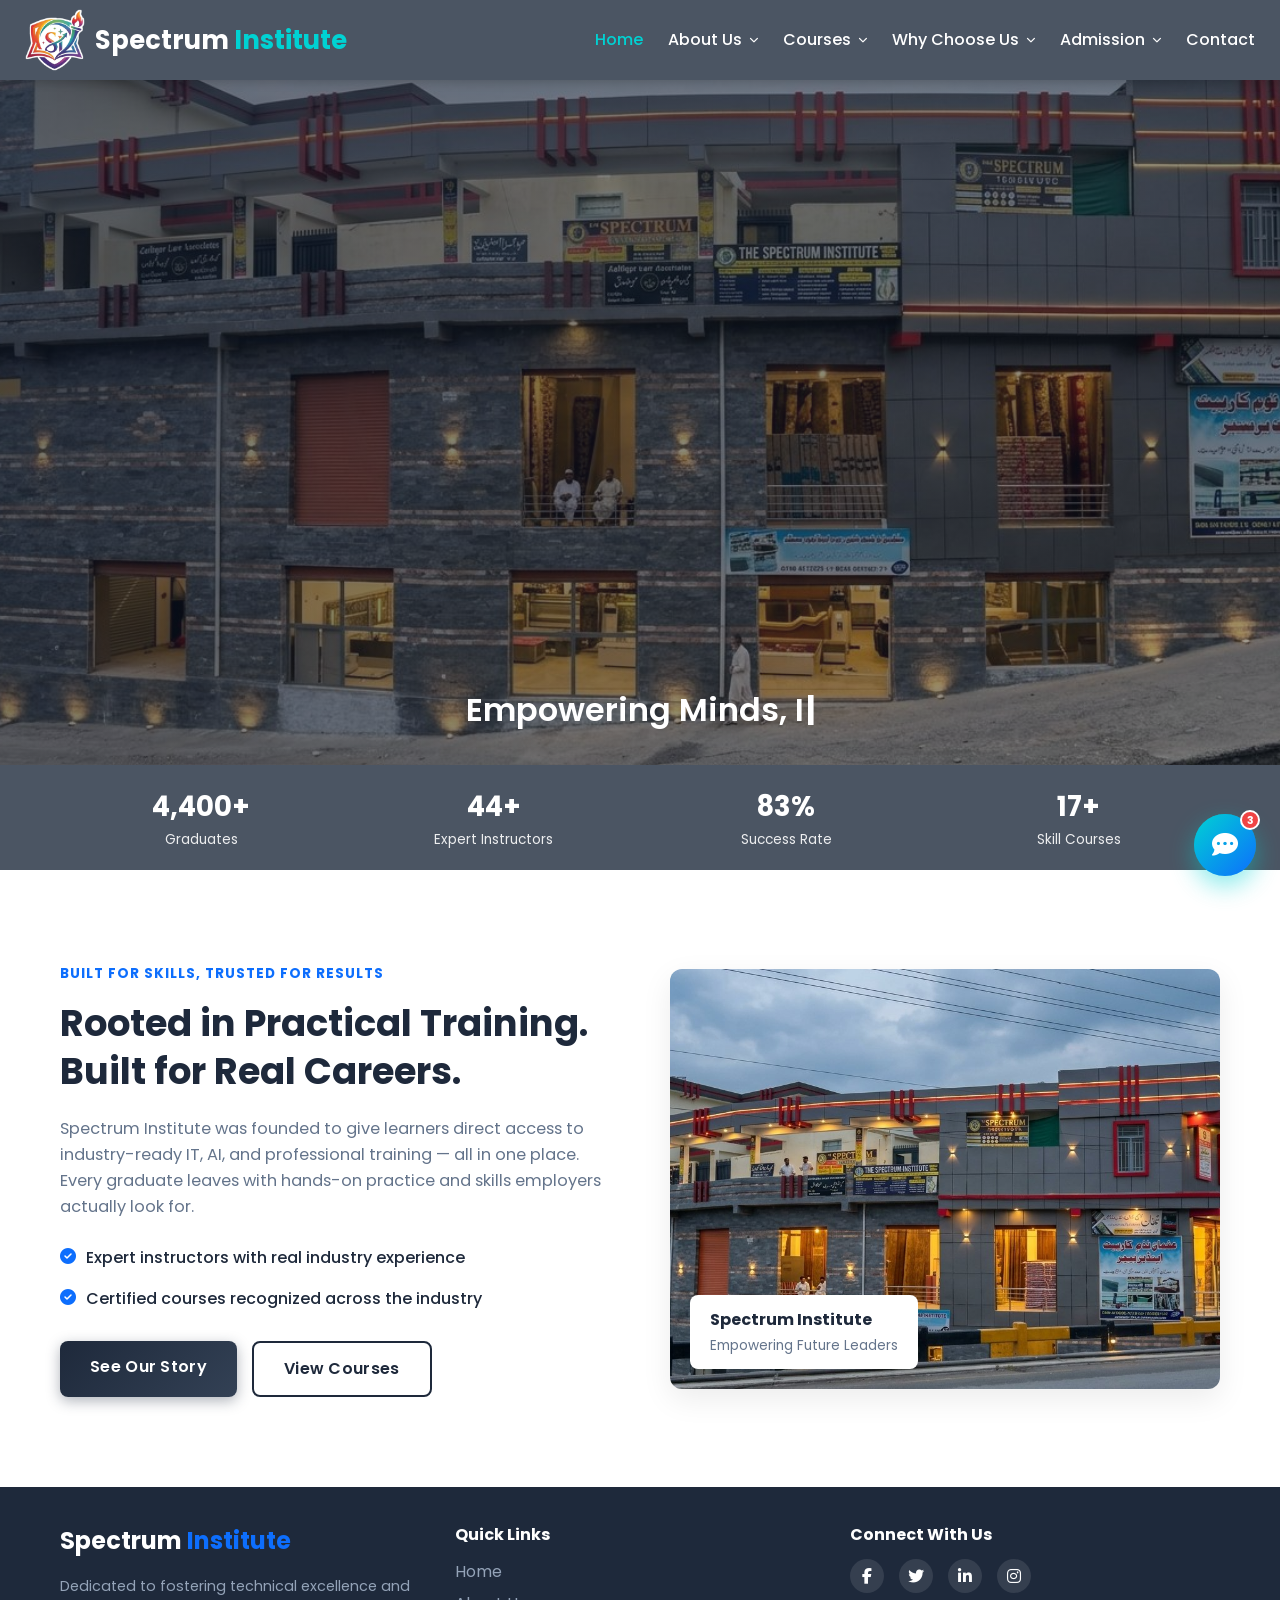
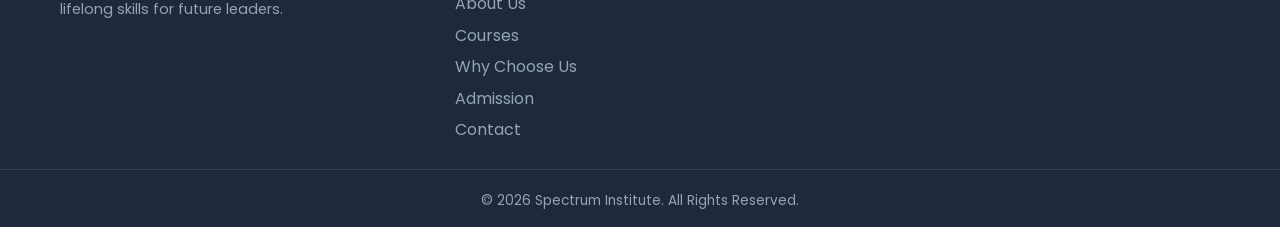
<file: index.html>
<!DOCTYPE html>
<html lang="en">
<head>
    <meta charset="UTF-8">
    <meta name="viewport" content="width=device-width, initial-scale=1.0">
    <title>Spectrum Institute | Home</title>
    <link rel="icon" type="image/png" sizes="32x32" href="images/favicon-32.png">
    <link rel="apple-touch-icon" href="images/apple-touch-icon.png">
    <link rel="stylesheet" href="style.css">
    <link rel="stylesheet" href="https://cdnjs.cloudflare.com/ajax/libs/font-awesome/6.4.0/css/all.min.css">
</head>
<body>

    <!-- Header -->
    <header>
    <div class="container nav-container">
        <a href="index.html" class="logo">
            <img src="images/logo.png" alt="Spectrum Institute Logo">
            <span class="logo-text">Spectrum <span>Institute</span></span>
        </a>
        <nav>
            <ul class="nav-links" id="navLinks">
                <li><a href="index.html" class="active">Home</a></li>
                <li class="nav-dropdown">
                    <a href="about.html" class=" dropdown-toggle">About Us <i class="fas fa-chevron-down"></i></a>
                    <ul class="dropdown-menu">
                        <li><a href="about.html#overview">Overview</a></li>
                        <li><a href="about.html#mission">Our Mission</a></li>
                        <li><a href="about.html#vision">Our Vision</a></li>
                        <li><a href="about.html#values">Our Values</a></li>
                        <li><a href="about.html#approach">Our Approach</a></li>
                    </ul>
                </li>
                <li class="nav-dropdown">
                    <a href="programs.html" class=" dropdown-toggle">Courses <i class="fas fa-chevron-down"></i></a>
                    <ul class="dropdown-menu courses-menu">
                        <li><a href="programs.html#cybersecurity">Cyber Security</a></li>
                        <li><a href="programs.html#ai">Artificial Intelligence</a></li>
                        <li><a href="programs.html#webdev">Web Development</a></li>
                        <li><a href="programs.html#graphic">Graphic Designing</a></li>
                        <li><a href="programs.html#dit">DIT (Diploma in IT)</a></li>
                        <li><a href="programs.html#ict">ICT</a></li>
                        <li><a href="programs.html#marketing">Digital Marketing</a></li>
                    </ul>
                </li>
                <li class="nav-dropdown">
                    <a href="why-us.html" class=" dropdown-toggle">Why Choose Us <i class="fas fa-chevron-down"></i></a>
                    <ul class="dropdown-menu">
                        <li><a href="why-us.html#expert-instructors">Expert Instructors</a></li>
                        <li><a href="why-us.html#certified-learning">Certified Learning</a></li>
                        <li><a href="why-us.html#flexible-timings">Flexible Timings</a></li>
                    </ul>
                </li>
                <li class="nav-dropdown">
                    <a href="admission.html" class=" dropdown-toggle">Admission <i class="fas fa-chevron-down"></i></a>
                    <ul class="dropdown-menu">
                        <li><a href="admission.html#step-1">Personal Information</a></li>
                        <li><a href="admission.html#step-2">Contact Information</a></li>
                        <li><a href="admission.html#step-3">Guardian Information</a></li>
                        <li><a href="admission.html#step-4">Course &amp; Shift</a></li>
                    </ul>
                </li>
                <li><a href="contact.html" class="">Contact</a></li>
            </ul>
        </nav>
        <div class="hamburger" id="hamburger"><i class="fas fa-bars"></i></div>
    </div>
</header>

    <!-- Hero Section -->
    <section class="hero">
        <div class="hero-bg-slides">
            <div class="hero-bg-slide active" style="background-image: url('images/slide1.jpg');"></div>
            <div class="hero-bg-slide" style="background-image: url('images/slide2.jpg');"></div>
            <div class="hero-bg-slide" style="background-image: url('images/slide3.jpg');"></div>
            <div class="hero-bg-slide" style="background-image: url('images/slide4.jpg'); background-position: center 75%;"></div>
            <div class="hero-bg-slide" style="background-image: url('images/slide5.jpg');"></div>
        </div>
        <div class="hero-overlay"></div>
        <div class="container">
            <div class="hero-typed">
                <span class="typed-text" data-text="Empowering Minds, Illuminating Futures."></span><span class="typed-cursor">|</span>
            </div>
        </div>
    </section>

    <!-- Stats Section -->
    <section class="stats">
        <div class="container stats-container">
            <div class="stat-card">
                <h3>5,000+</h3>
                <p>Graduates</p>
            </div>
            <div class="stat-card">
                <h3>50+</h3>
                <p>Expert Instructors</p>
            </div>
            <div class="stat-card">
                <h3>95%</h3>
                <p>Success Rate</p>
            </div>
            <div class="stat-card">
                <h3>20+</h3>
                <p>Skill Courses</p>
            </div>
        </div>
    </section>

    <!-- Story Section -->
    <section class="story">
        <div class="container story-container">
            <div class="story-text">
                <span class="story-eyebrow">Built For Skills, Trusted For Results</span>
                <h2>Rooted in Practical Training. <br>Built for Real Careers.</h2>
                <p>Spectrum Institute was founded to give learners direct access to industry-ready IT, AI, and professional training — all in one place. Every graduate leaves with hands-on practice and skills employers actually look for.</p>
                <ul class="story-checklist">
                    <li><i class="fas fa-check-circle"></i> Expert instructors with real industry experience</li>
                    <li><i class="fas fa-check-circle"></i> Certified courses recognized across the industry</li>
                </ul>
                <div class="story-btns">
                    <a href="about.html" class="btn btn-dark">See Our Story</a>
                    <a href="programs.html" class="btn btn-outline">View Courses</a>
                </div>
            </div>
            <div class="story-image">
                <img src="images/slide2.jpg" alt="Spectrum Institute Campus">
                <div class="story-caption">
                    <h4>Spectrum Institute</h4>
                    <p>Empowering Future Leaders</p>
                </div>
            </div>
        </div>
    </section>

    <!-- Footer -->
    <footer>
        <div class="container footer-container">
            <div class="footer-col">
                <a href="index.html" class="logo footer-logo">Spectrum <span>Institute</span></a>
                <p>Dedicated to fostering technical excellence and lifelong skills for future leaders.</p>
            </div>
            <div class="footer-col">
                <h4>Quick Links</h4>
                <ul>
                    <li><a href="index.html">Home</a></li>
                    <li><a href="about.html">About Us</a></li>
                    <li><a href="programs.html">Courses</a></li>
                    <li><a href="why-us.html">Why Choose Us</a></li>
                    <li><a href="admission.html">Admission</a></li>
                                        <li><a href="contact.html">Contact</a></li>
                </ul>
            </div>
            <div class="footer-col">
                <h4>Connect With Us</h4>
                <div class="social-links">
                    <a href="#"><i class="fab fa-facebook-f"></i></a>
                    <a href="#"><i class="fab fa-twitter"></i></a>
                    <a href="#"><i class="fab fa-linkedin-in"></i></a>
                    <a href="#"><i class="fab fa-instagram"></i></a>
                </div>
            </div>
        </div>
        <div class="footer-bottom">
            <p>&copy; 2026 Spectrum Institute. All Rights Reserved.</p>
        </div>
    </footer>

    <script src="script.js"></script>
</body>
</html>
</file>
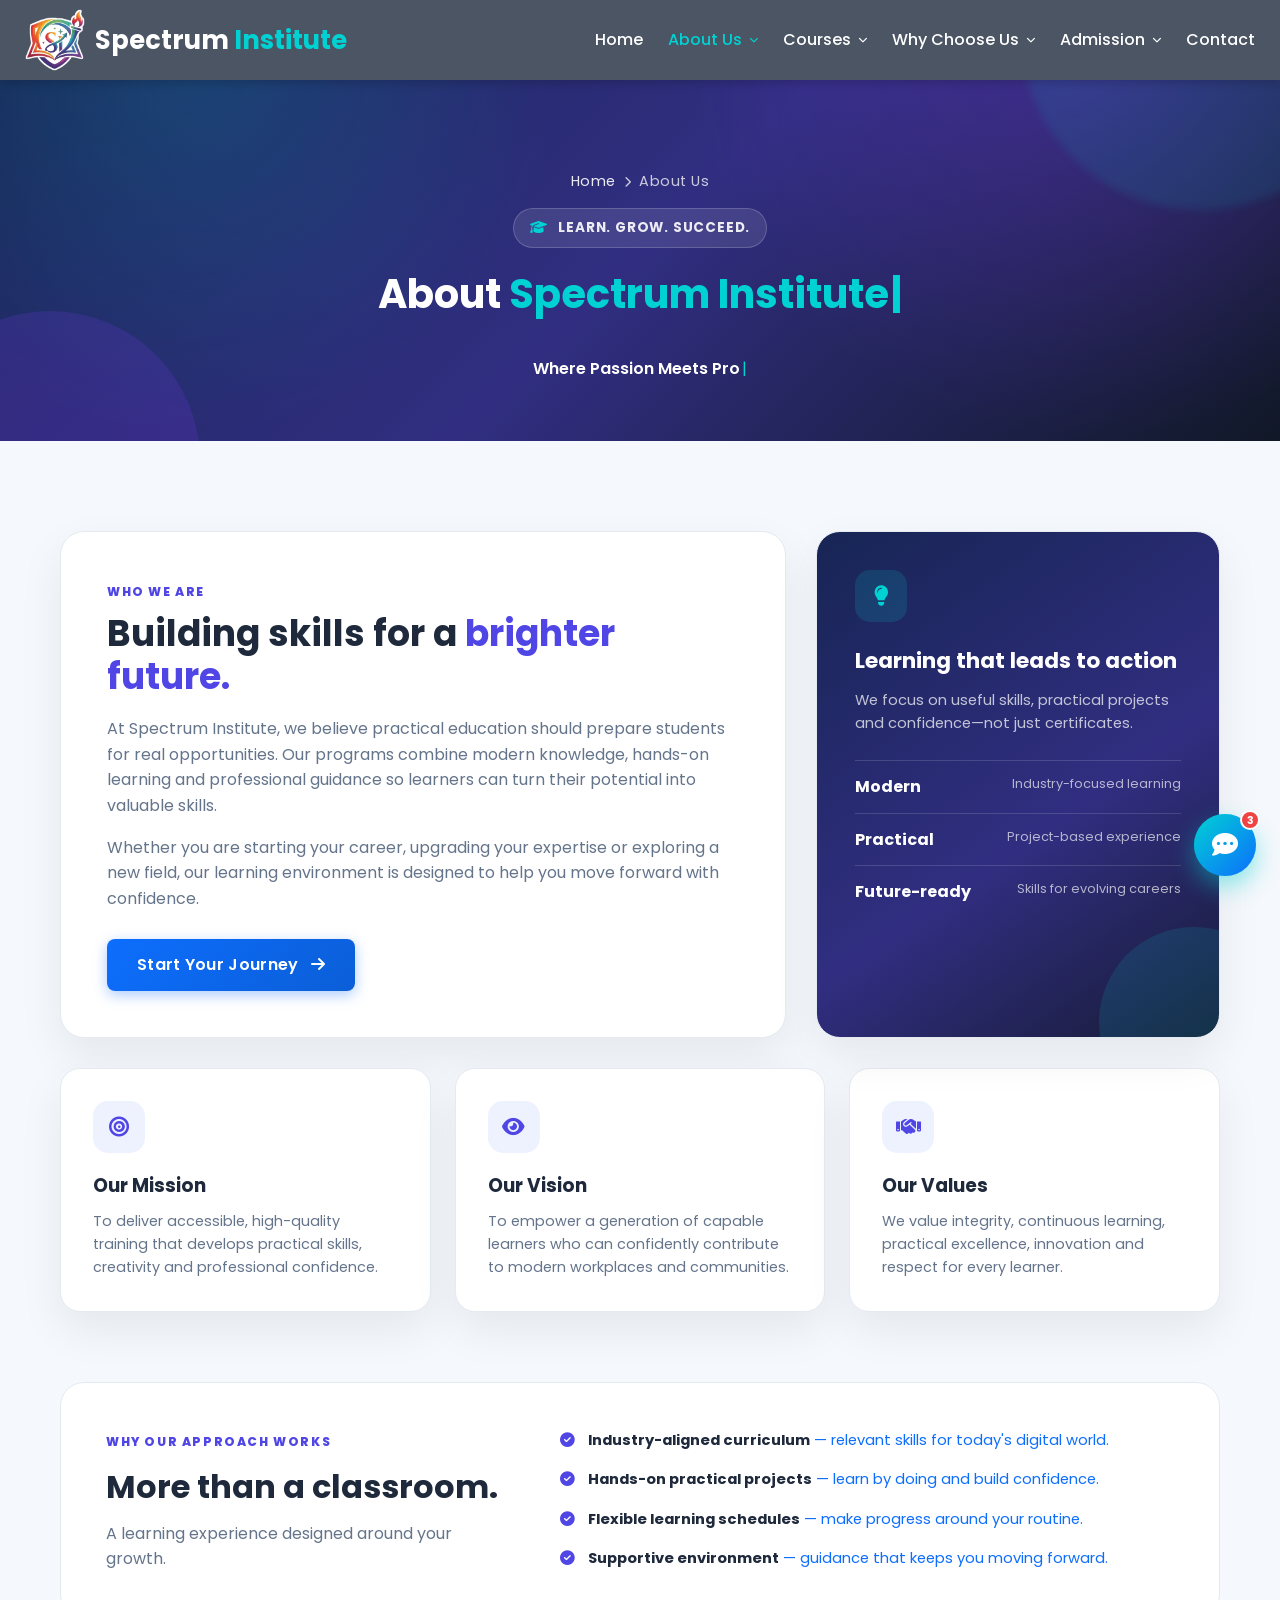
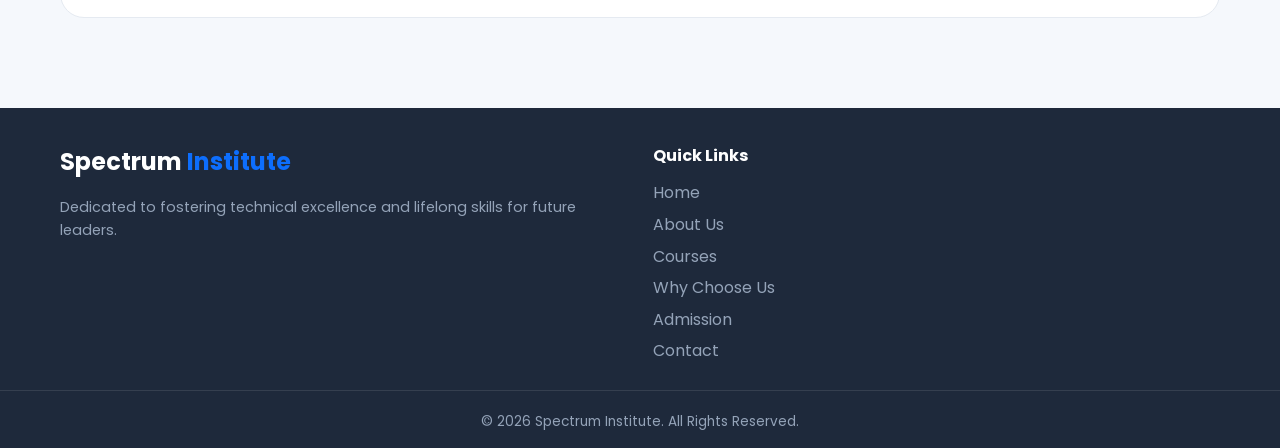
<file: about.html>
<!DOCTYPE html>
<html lang="en">
<head>
    <meta charset="UTF-8">
    <meta name="viewport" content="width=device-width, initial-scale=1.0">
    <title>Spectrum Institute | About Us</title>
    <link rel="icon" type="image/png" sizes="32x32" href="images/favicon-32.png">
    <link rel="apple-touch-icon" href="images/apple-touch-icon.png">
    <link rel="stylesheet" href="style.css">
    <link rel="stylesheet" href="https://cdnjs.cloudflare.com/ajax/libs/font-awesome/6.4.0/css/all.min.css">
</head>
<body>

<header>
    <div class="container nav-container">
        <a href="index.html" class="logo">
            <img src="images/logo.png" alt="Spectrum Institute Logo">
            <span class="logo-text">Spectrum <span>Institute</span></span>
        </a>
        <nav>
            <ul class="nav-links" id="navLinks">
                <li><a href="index.html" class="">Home</a></li>
                <li class="nav-dropdown">
                    <a href="about.html" class="active dropdown-toggle">About Us <i class="fas fa-chevron-down"></i></a>
                    <ul class="dropdown-menu">
                        <li><a href="about.html#overview">Overview</a></li>
                        <li><a href="about.html#mission">Our Mission</a></li>
                        <li><a href="about.html#vision">Our Vision</a></li>
                        <li><a href="about.html#values">Our Values</a></li>
                        <li><a href="about.html#approach">Our Approach</a></li>
                    </ul>
                </li>
                <li class="nav-dropdown">
                    <a href="programs.html" class=" dropdown-toggle">Courses <i class="fas fa-chevron-down"></i></a>
                    <ul class="dropdown-menu courses-menu">
                        <li><a href="programs.html#cybersecurity">Cyber Security</a></li>
                        <li><a href="programs.html#ai">Artificial Intelligence</a></li>
                        <li><a href="programs.html#webdev">Web Development</a></li>
                        <li><a href="programs.html#graphic">Graphic Designing</a></li>
                        <li><a href="programs.html#dit">DIT (Diploma in IT)</a></li>
                        <li><a href="programs.html#ict">ICT</a></li>
                        <li><a href="programs.html#marketing">Digital Marketing</a></li>
                    </ul>
                </li>
                <li class="nav-dropdown">
                    <a href="why-us.html" class=" dropdown-toggle">Why Choose Us <i class="fas fa-chevron-down"></i></a>
                    <ul class="dropdown-menu">
                        <li><a href="why-us.html#expert-instructors">Expert Instructors</a></li>
                        <li><a href="why-us.html#certified-learning">Certified Learning</a></li>
                        <li><a href="why-us.html#flexible-timings">Flexible Timings</a></li>
                    </ul>
                </li>
                <li class="nav-dropdown">
                    <a href="admission.html" class=" dropdown-toggle">Admission <i class="fas fa-chevron-down"></i></a>
                    <ul class="dropdown-menu">
                        <li><a href="admission.html#step-1">Personal Information</a></li>
                        <li><a href="admission.html#step-2">Contact Information</a></li>
                        <li><a href="admission.html#step-3">Guardian Information</a></li>
                        <li><a href="admission.html#step-4">Course &amp; Shift</a></li>
                    </ul>
                </li>
                <li><a href="contact.html" class="">Contact</a></li>
            </ul>
        </nav>
        <div class="hamburger" id="hamburger"><i class="fas fa-bars"></i></div>
    </div>
</header>

<section class="page-banner inner-banner about-banner">
    <div class="container">
        <div class="breadcrumb"><a href="index.html">Home</a><i class="fas fa-chevron-right"></i>About Us</div>
        <span class="banner-eyebrow"><i class="fas fa-graduation-cap"></i> Learn. Grow. Succeed.</span>
        <h2 class="type-heading"><span class="type-pre" data-text="About "></span><span class="type-highlight" data-text="Spectrum Institute"></span><span class="heading-cursor">|</span></h2>
        <p><span class="typed-text" data-text="Where Passion Meets Profession."></span><span class="typed-cursor">|</span></p>
    </div>
</section>

<main>
    <section class="about about-professional" id="overview">
        <div class="container">
            <div class="about-intro-grid">
                <div class="about-story-card">
                    <span class="section-kicker">WHO WE ARE</span>
                    <h2>Building skills for a <span>brighter future.</span></h2>
                    <p>At Spectrum Institute, we believe practical education should prepare students for real opportunities. Our programs combine modern knowledge, hands-on learning and professional guidance so learners can turn their potential into valuable skills.</p>
                    <p>Whether you are starting your career, upgrading your expertise or exploring a new field, our learning environment is designed to help you move forward with confidence.</p>
                    <a href="admission.html" class="btn btn-primary">Start Your Journey <i class="fas fa-arrow-right"></i></a>
                </div>
                <div class="about-highlight-card">
                    <div class="highlight-icon"><i class="fas fa-lightbulb"></i></div>
                    <h3>Learning that leads to action</h3>
                    <p>We focus on useful skills, practical projects and confidence—not just certificates.</p>
                    <div class="mini-stat"><strong>Modern</strong><span>Industry-focused learning</span></div>
                    <div class="mini-stat"><strong>Practical</strong><span>Project-based experience</span></div>
                    <div class="mini-stat"><strong>Future-ready</strong><span>Skills for evolving careers</span></div>
                </div>
            </div>

            <div class="values-grid">
                <div class="value-card" id="mission">
                    <div class="value-icon"><i class="fas fa-bullseye"></i></div>
                    <h3>Our Mission</h3>
                    <p>To deliver accessible, high-quality training that develops practical skills, creativity and professional confidence.</p>
                </div>
                <div class="value-card" id="vision">
                    <div class="value-icon"><i class="fas fa-eye"></i></div>
                    <h3>Our Vision</h3>
                    <p>To empower a generation of capable learners who can confidently contribute to modern workplaces and communities.</p>
                </div>
                <div class="value-card" id="values">
                    <div class="value-icon"><i class="fas fa-handshake"></i></div>
                    <h3>Our Values</h3>
                    <p>We value integrity, continuous learning, practical excellence, innovation and respect for every learner.</p>
                </div>
            </div>

            <div class="about-features" id="approach">
                <div class="section-header left-header">
                    <span class="section-kicker">WHY OUR APPROACH WORKS</span>
                    <h2>More than a classroom.</h2>
                    <p>A learning experience designed around your growth.</p>
                </div>
                <div class="feature-list">
                    <div><i class="fas fa-circle-check"></i><span><strong>Industry-aligned curriculum</strong> — relevant skills for today's digital world.</span></div>
                    <div><i class="fas fa-circle-check"></i><span><strong>Hands-on practical projects</strong> — learn by doing and build confidence.</span></div>
                    <div><i class="fas fa-circle-check"></i><span><strong>Flexible learning schedules</strong> — make progress around your routine.</span></div>
                    <div><i class="fas fa-circle-check"></i><span><strong>Supportive environment</strong> — guidance that keeps you moving forward.</span></div>
                </div>
            </div>
        </div>
    </section>
</main>

<footer>
    <div class="container footer-container">
        <div class="footer-col">
            <a href="index.html" class="logo footer-logo">Spectrum <span>Institute</span></a>
            <p>Dedicated to fostering technical excellence and lifelong skills for future leaders.</p>
        </div>
        <div class="footer-col">
            <h4>Quick Links</h4>
            <ul>
                <li><a href="index.html">Home</a></li>
                <li><a href="about.html">About Us</a></li>
                <li><a href="programs.html">Courses</a></li>
                <li><a href="why-us.html">Why Choose Us</a></li>
                <li><a href="admission.html">Admission</a></li>
                <li><a href="contact.html">Contact</a></li>
            </ul>
        </div>
    </div>
    <div class="footer-bottom"><p>&copy; 2026 Spectrum Institute. All Rights Reserved.</p></div>
</footer>

<script src="script.js"></script>
</body>
</html>
</file>
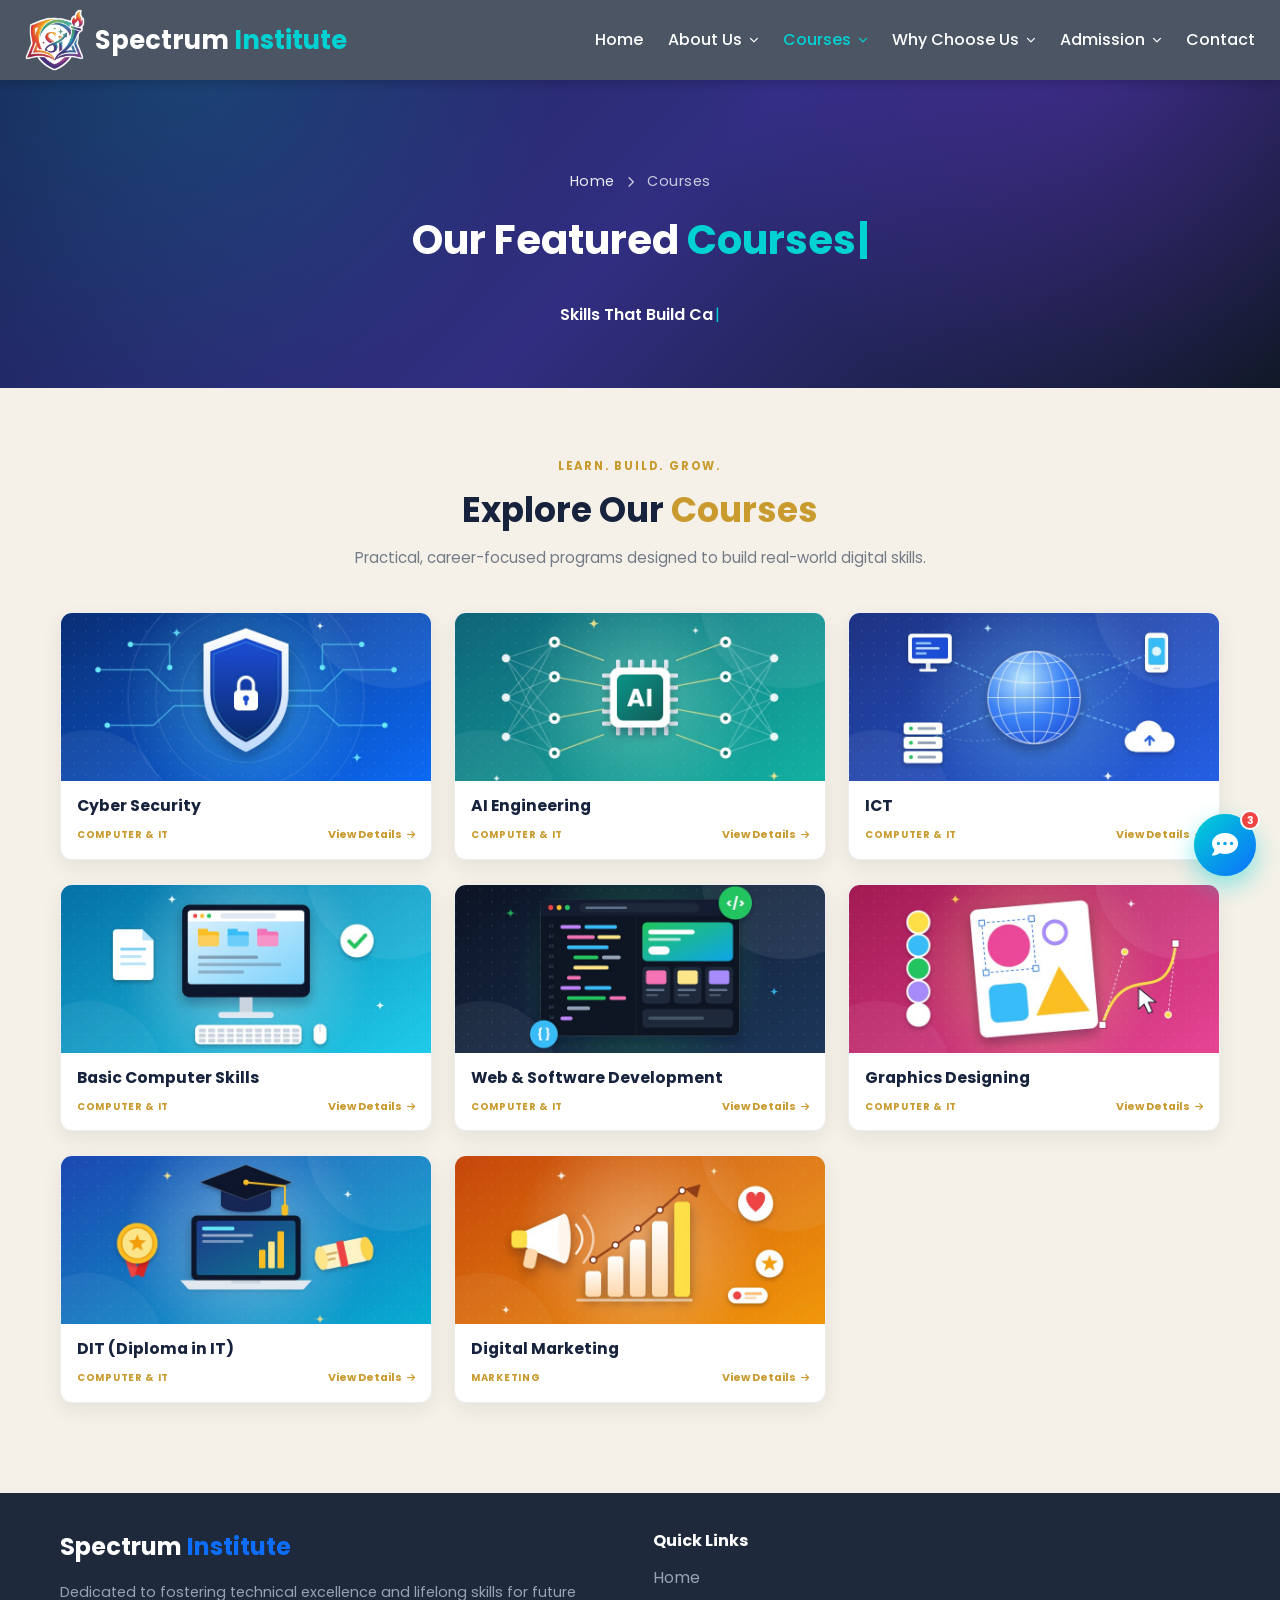
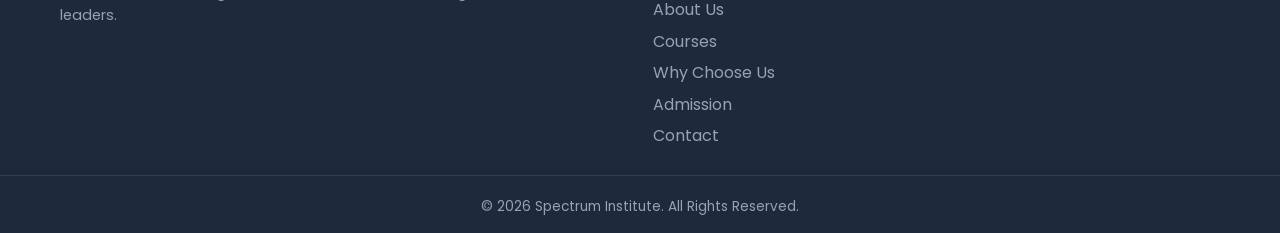
<file: programs.html>
<!DOCTYPE html>
<html lang="en">
<head>
    <meta charset="UTF-8">
    <meta name="viewport" content="width=device-width, initial-scale=1.0">
    <title>Spectrum Institute | Courses</title>
    <link rel="icon" type="image/png" sizes="32x32" href="images/favicon-32.png">
    <link rel="apple-touch-icon" href="images/apple-touch-icon.png">
    <link rel="stylesheet" href="style.css">
    <link rel="stylesheet" href="https://cdnjs.cloudflare.com/ajax/libs/font-awesome/6.4.0/css/all.min.css">
</head>
<body>

    <header>
    <div class="container nav-container">
        <a href="index.html" class="logo">
            <img src="images/logo.png" alt="Spectrum Institute Logo">
            <span class="logo-text">Spectrum <span>Institute</span></span>
        </a>
        <nav>
            <ul class="nav-links" id="navLinks">
                <li><a href="index.html" class="">Home</a></li>
                <li class="nav-dropdown">
                    <a href="about.html" class=" dropdown-toggle">About Us <i class="fas fa-chevron-down"></i></a>
                    <ul class="dropdown-menu">
                        <li><a href="about.html#overview">Overview</a></li>
                        <li><a href="about.html#mission">Our Mission</a></li>
                        <li><a href="about.html#vision">Our Vision</a></li>
                        <li><a href="about.html#values">Our Values</a></li>
                        <li><a href="about.html#approach">Our Approach</a></li>
                    </ul>
                </li>
                <li class="nav-dropdown">
                    <a href="programs.html" class="active dropdown-toggle">Courses <i class="fas fa-chevron-down"></i></a>
                    <ul class="dropdown-menu courses-menu">
                        <li><a href="programs.html#cybersecurity">Cyber Security</a></li>
                        <li><a href="programs.html#ai">Artificial Intelligence</a></li>
                        <li><a href="programs.html#webdev">Web Development</a></li>
                        <li><a href="programs.html#graphic">Graphic Designing</a></li>
                        <li><a href="programs.html#dit">DIT (Diploma in IT)</a></li>
                        <li><a href="programs.html#ict">ICT</a></li>
                        <li><a href="programs.html#marketing">Digital Marketing</a></li>
                    </ul>
                </li>
                <li class="nav-dropdown">
                    <a href="why-us.html" class=" dropdown-toggle">Why Choose Us <i class="fas fa-chevron-down"></i></a>
                    <ul class="dropdown-menu">
                        <li><a href="why-us.html#expert-instructors">Expert Instructors</a></li>
                        <li><a href="why-us.html#certified-learning">Certified Learning</a></li>
                        <li><a href="why-us.html#flexible-timings">Flexible Timings</a></li>
                    </ul>
                </li>
                <li class="nav-dropdown">
                    <a href="admission.html" class=" dropdown-toggle">Admission <i class="fas fa-chevron-down"></i></a>
                    <ul class="dropdown-menu">
                        <li><a href="admission.html#step-1">Personal Information</a></li>
                        <li><a href="admission.html#step-2">Contact Information</a></li>
                        <li><a href="admission.html#step-3">Guardian Information</a></li>
                        <li><a href="admission.html#step-4">Course &amp; Shift</a></li>
                    </ul>
                </li>
                <li><a href="contact.html" class="">Contact</a></li>
            </ul>
        </nav>
        <div class="hamburger" id="hamburger"><i class="fas fa-bars"></i></div>
    </div>
</header>

    <section class="page-banner">
        <div class="container">
            <div class="breadcrumb"><a href="index.html">Home</a> <i class="fas fa-chevron-right"></i> Courses</div>
            <h2 class="type-heading"><span class="type-pre" data-text="Our Featured "></span><span class="type-highlight" data-text="Courses"></span><span class="heading-cursor">|</span></h2>
            <p><span class="typed-text" data-text="Skills That Build Careers."></span><span class="typed-cursor">|</span></p>
        </div>
    </section>

    <section class="courses courses-showcase">
        <div class="container">
            <div class="courses-intro">
                <span class="courses-kicker">LEARN. BUILD. GROW.</span>
                <h2>Explore Our <span>Courses</span></h2>
                <p>Practical, career-focused programs designed to build real-world digital skills.</p>
            </div>

            <div class="course-grid">
                <article class="course-card" id="cybersecurity">
                    <img src="images/courses/cybersecurity.jpg" alt="Cyber Security" class="course-img">
                    <div class="course-content">
                        <h3>Cyber Security</h3>
                        <div class="course-meta"><span>COMPUTER &amp; IT</span><a href="contact.html" class="card-link">View Details <i class="fas fa-arrow-right"></i></a></div>
                    </div>
                </article>

                <article class="course-card" id="ai">
                    <img src="images/courses/ai.jpg" alt="AI Engineering" class="course-img">
                    <div class="course-content">
                        <h3>AI Engineering</h3>
                        <div class="course-meta"><span>COMPUTER &amp; IT</span><a href="contact.html" class="card-link">View Details <i class="fas fa-arrow-right"></i></a></div>
                    </div>
                </article>

                <article class="course-card" id="ict">
                    <img src="images/courses/ict.jpg" alt="ICT" class="course-img">
                    <div class="course-content">
                        <h3>ICT</h3>
                        <div class="course-meta"><span>COMPUTER &amp; IT</span><a href="contact.html" class="card-link">View Details <i class="fas fa-arrow-right"></i></a></div>
                    </div>
                </article>

                <article class="course-card" id="basic-computer">
                    <img src="images/courses/basic-computer.jpg" alt="Basic Computer Skills" class="course-img">
                    <div class="course-content">
                        <h3>Basic Computer Skills</h3>
                        <div class="course-meta"><span>COMPUTER &amp; IT</span><a href="contact.html" class="card-link">View Details <i class="fas fa-arrow-right"></i></a></div>
                    </div>
                </article>

                <article class="course-card" id="webdev">
                    <img src="images/courses/webdev.jpg" alt="Web &amp; Software Development" class="course-img">
                    <div class="course-content">
                        <h3>Web &amp; Software Development</h3>
                        <div class="course-meta"><span>COMPUTER &amp; IT</span><a href="contact.html" class="card-link">View Details <i class="fas fa-arrow-right"></i></a></div>
                    </div>
                </article>

                <article class="course-card" id="graphic">
                    <img src="images/courses/graphic.jpg" alt="Graphics Designing" class="course-img">
                    <div class="course-content">
                        <h3>Graphics Designing</h3>
                        <div class="course-meta"><span>COMPUTER &amp; IT</span><a href="contact.html" class="card-link">View Details <i class="fas fa-arrow-right"></i></a></div>
                    </div>
                </article>

                <article class="course-card" id="dit">
                    <img src="images/courses/dit.jpg" alt="DIT Diploma in IT" class="course-img">
                    <div class="course-content">
                        <h3>DIT (Diploma in IT)</h3>
                        <div class="course-meta"><span>COMPUTER &amp; IT</span><a href="contact.html" class="card-link">View Details <i class="fas fa-arrow-right"></i></a></div>
                    </div>
                </article>

                <article class="course-card" id="marketing">
                    <img src="images/courses/marketing.jpg" alt="Digital Marketing" class="course-img">
                    <div class="course-content">
                        <h3>Digital Marketing</h3>
                        <div class="course-meta"><span>MARKETING</span><a href="contact.html" class="card-link">View Details <i class="fas fa-arrow-right"></i></a></div>
                    </div>
                </article>
            </div>
        </div>
    </section>

    <footer>
        <div class="container footer-container">
            <div class="footer-col">
                <a href="index.html" class="logo footer-logo">Spectrum <span>Institute</span></a>
                <p>Dedicated to fostering technical excellence and lifelong skills for future leaders.</p>
            </div>
            <div class="footer-col">
                <h4>Quick Links</h4>
                <ul>
                    <li><a href="index.html">Home</a></li>
                    <li><a href="about.html">About Us</a></li>
                    <li><a href="programs.html">Courses</a></li>
                    <li><a href="why-us.html">Why Choose Us</a></li>
                    <li><a href="admission.html">Admission</a></li>
                                        <li><a href="contact.html">Contact</a></li>
                </ul>
            </div>
        </div>
        <div class="footer-bottom">
            <p>&copy; 2026 Spectrum Institute. All Rights Reserved.</p>
        </div>
    </footer>

    <script src="script.js"></script>
</body>
</html>
</file>
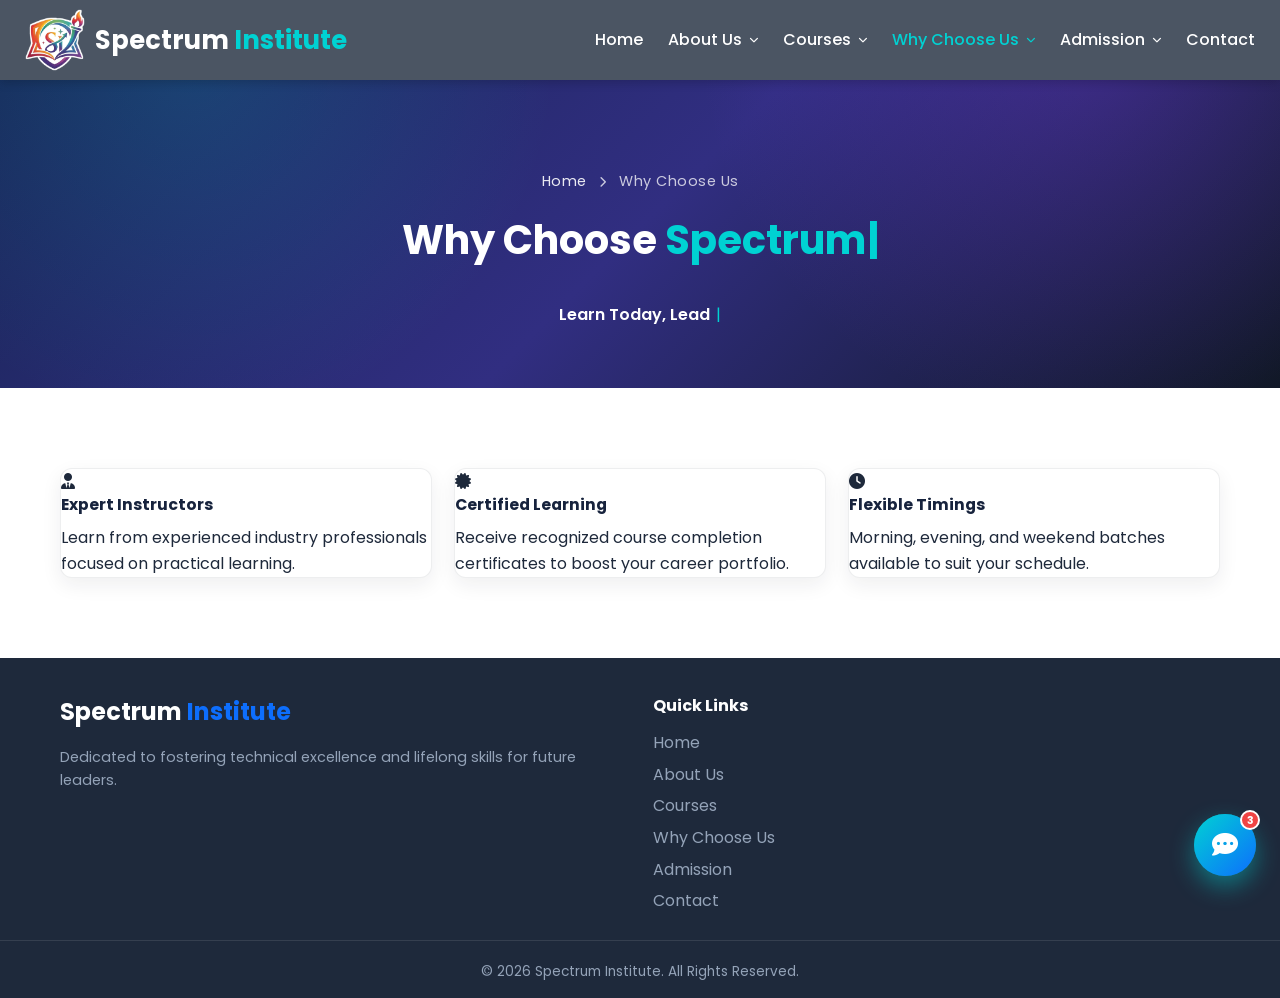
<file: why-us.html>
<!DOCTYPE html>
<html lang="en">
<head>
    <meta charset="UTF-8">
    <meta name="viewport" content="width=device-width, initial-scale=1.0">
    <title>Spectrum Institute | Why Choose Us</title>
    <link rel="icon" type="image/png" sizes="32x32" href="images/favicon-32.png">
    <link rel="apple-touch-icon" href="images/apple-touch-icon.png">
    <link rel="stylesheet" href="style.css">
    <link rel="stylesheet" href="https://cdnjs.cloudflare.com/ajax/libs/font-awesome/6.4.0/css/all.min.css">
</head>
<body>

    <header>
    <div class="container nav-container">
        <a href="index.html" class="logo">
            <img src="images/logo.png" alt="Spectrum Institute Logo">
            <span class="logo-text">Spectrum <span>Institute</span></span>
        </a>
        <nav>
            <ul class="nav-links" id="navLinks">
                <li><a href="index.html" class="">Home</a></li>
                <li class="nav-dropdown">
                    <a href="about.html" class=" dropdown-toggle">About Us <i class="fas fa-chevron-down"></i></a>
                    <ul class="dropdown-menu">
                        <li><a href="about.html#overview">Overview</a></li>
                        <li><a href="about.html#mission">Our Mission</a></li>
                        <li><a href="about.html#vision">Our Vision</a></li>
                        <li><a href="about.html#values">Our Values</a></li>
                        <li><a href="about.html#approach">Our Approach</a></li>
                    </ul>
                </li>
                <li class="nav-dropdown">
                    <a href="programs.html" class=" dropdown-toggle">Courses <i class="fas fa-chevron-down"></i></a>
                    <ul class="dropdown-menu courses-menu">
                        <li><a href="programs.html#cybersecurity">Cyber Security</a></li>
                        <li><a href="programs.html#ai">Artificial Intelligence</a></li>
                        <li><a href="programs.html#webdev">Web Development</a></li>
                        <li><a href="programs.html#graphic">Graphic Designing</a></li>
                        <li><a href="programs.html#dit">DIT (Diploma in IT)</a></li>
                        <li><a href="programs.html#ict">ICT</a></li>
                        <li><a href="programs.html#marketing">Digital Marketing</a></li>
                    </ul>
                </li>
                <li class="nav-dropdown">
                    <a href="why-us.html" class="active dropdown-toggle">Why Choose Us <i class="fas fa-chevron-down"></i></a>
                    <ul class="dropdown-menu">
                        <li><a href="why-us.html#expert-instructors">Expert Instructors</a></li>
                        <li><a href="why-us.html#certified-learning">Certified Learning</a></li>
                        <li><a href="why-us.html#flexible-timings">Flexible Timings</a></li>
                    </ul>
                </li>
                <li class="nav-dropdown">
                    <a href="admission.html" class=" dropdown-toggle">Admission <i class="fas fa-chevron-down"></i></a>
                    <ul class="dropdown-menu">
                        <li><a href="admission.html#step-1">Personal Information</a></li>
                        <li><a href="admission.html#step-2">Contact Information</a></li>
                        <li><a href="admission.html#step-3">Guardian Information</a></li>
                        <li><a href="admission.html#step-4">Course &amp; Shift</a></li>
                    </ul>
                </li>
                <li><a href="contact.html" class="">Contact</a></li>
            </ul>
        </nav>
        <div class="hamburger" id="hamburger"><i class="fas fa-bars"></i></div>
    </div>
</header>

    <section class="page-banner">
        <div class="container">
            <div class="breadcrumb"><a href="index.html">Home</a> <i class="fas fa-chevron-right"></i> Why Choose Us</div>
            <h2 class="type-heading"><span class="type-pre" data-text="Why Choose "></span><span class="type-highlight" data-text="Spectrum Institute"></span><span class="type-post" data-text="?"></span><span class="heading-cursor">|</span></h2>
            <p><span class="typed-text" data-text="Learn Today, Lead Tomorrow."></span><span class="typed-cursor">|</span></p>
        </div>
    </section>

    <section class="about">
        <div class="container">
            <div class="course-grid">
                <div class="course-card" id="expert-instructors">
                    <div class="icon"><i class="fas fa-user-tie"></i></div>
                    <h3>Expert Instructors</h3>
                    <p>Learn from experienced industry professionals focused on practical learning.</p>
                </div>
                <div class="course-card" id="certified-learning">
                    <div class="icon"><i class="fas fa-certificate"></i></div>
                    <h3>Certified Learning</h3>
                    <p>Receive recognized course completion certificates to boost your career portfolio.</p>
                </div>
                <div class="course-card" id="flexible-timings">
                    <div class="icon"><i class="fas fa-clock"></i></div>
                    <h3>Flexible Timings</h3>
                    <p>Morning, evening, and weekend batches available to suit your schedule.</p>
                </div>
            </div>
        </div>
    </section>

    <footer>
        <div class="container footer-container">
            <div class="footer-col">
                <a href="index.html" class="logo footer-logo">Spectrum <span>Institute</span></a>
                <p>Dedicated to fostering technical excellence and lifelong skills for future leaders.</p>
            </div>
            <div class="footer-col">
                <h4>Quick Links</h4>
                <ul>
                    <li><a href="index.html">Home</a></li>
                    <li><a href="about.html">About Us</a></li>
                    <li><a href="programs.html">Courses</a></li>
                    <li><a href="why-us.html">Why Choose Us</a></li>
                    <li><a href="admission.html">Admission</a></li>
                                        <li><a href="contact.html">Contact</a></li>
                </ul>
            </div>
        </div>
        <div class="footer-bottom">
            <p>&copy; 2026 Spectrum Institute. All Rights Reserved.</p>
        </div>
    </footer>

    <script src="script.js"></script>
</body>
</html>
</file>
<file: style.css>
/* Google Fonts */
@import url('https://fonts.googleapis.com/css2?family=Poppins:wght@300;400;500;600;700&display=swap');

:root {
    --primary-color: #0d6efd;
    --secondary-color: #0b5ed7;
    --accent-color: #00d2d3;
    --dark-color: #1e293b;
    --light-bg: #f8fafc;
    --white: #ffffff;
    --text-muted: #64748b;
    --box-shadow: 0 10px 30px rgba(0, 0, 0, 0.08);
}

* {
    margin: 0;
    padding: 0;
    box-sizing: border-box;
    font-family: 'Poppins', sans-serif;
    scroll-behavior: smooth;
}

body {
    color: var(--dark-color);
    background-color: var(--white);
    line-height: 1.6;
}

.container {
    max-width: 1200px;
    margin: 0 auto;
    padding: 0 20px;
}

/* Page Banner (inner pages) — shared Spectrum hero gradient */
.page-banner {
    background:
        radial-gradient(circle at 15% 15%, rgba(0, 210, 211, 0.16), transparent 32%),
        radial-gradient(circle at 85% 10%, rgba(124, 58, 237, 0.28), transparent 34%),
        linear-gradient(135deg, #172554 0%, #312e81 52%, #111827 100%);
    padding: 170px 0 60px;
    text-align: center;
    color: var(--white);
}

.page-banner .breadcrumb {
    font-size: 0.9rem;
    color: rgba(255, 255, 255, 0.75);
    margin-bottom: 15px;
    letter-spacing: 0.5px;
}

.page-banner .breadcrumb a {
    color: rgba(255, 255, 255, 0.9);
    text-decoration: none;
}

.page-banner .breadcrumb a:hover {
    text-decoration: underline;
}

.page-banner .breadcrumb i {
    font-size: 0.7rem;
    margin: 0 8px;
}

.page-banner h2 {
    font-size: 2.5rem;
    font-weight: 700;
    margin-bottom: 15px;
    color: var(--white);
}

.page-banner h2 span {
    color: var(--accent-color);
}

.page-banner h2 .type-pre,
.page-banner h2 .type-post {
    color: var(--white);
}

.page-banner h2 .type-highlight {
    color: var(--accent-color);
}

.heading-cursor {
    display: inline-block;
    margin-left: 2px;
    color: var(--accent-color);
    animation: blinkCursor 0.8s step-end infinite;
}

.page-banner p {
    color: rgba(255, 255, 255, 0.85);
    max-width: 600px;
    margin: 30px auto 0;
}

/* Typing Effect */
.typed-text {
    font-weight: 600;
    color: var(--white);
}

.typed-cursor {
    display: inline-block;
    margin-left: 2px;
    color: var(--accent-color);
    animation: blinkCursor 0.8s step-end infinite;
}

@keyframes blinkCursor {
    0%, 100% { opacity: 1; }
    50% { opacity: 0; }
}

.hero-typed {
    position: relative;
    z-index: 1;
    text-align: center;
    color: var(--white);
    font-size: 2rem;
    font-weight: 700;
    padding: 0 20px;
}

.hero-typed .typed-cursor {
    color: var(--white);
}

@media (max-width: 768px) {
    .hero-typed {
        font-size: 1.3rem;
    }
}

@media (max-width: 768px) {
    .page-banner {
        padding: 150px 0 50px;
    }
    .page-banner h2 {
        font-size: 1.8rem;
    }
}

/* Typography Helpers */
span {
    color: var(--primary-color);
}

.section-header {
    text-align: center;
    margin-bottom: 50px;
}

.section-header h2 {
    font-size: 2.2rem;
    font-weight: 700;
}

.section-header p {
    color: var(--text-muted);
}

/* Buttons */
.btn {
    display: inline-block;
    padding: 13px 30px;
    border-radius: 8px;
    text-decoration: none;
    font-weight: 600;
    letter-spacing: 0.3px;
    transition: all 0.25s ease;
    cursor: pointer;
    border: none;
    box-shadow: 0 4px 12px rgba(0, 0, 0, 0.08);
}

.btn:hover {
    transform: translateY(-2px);
    box-shadow: 0 8px 20px rgba(0, 0, 0, 0.15);
}

.btn:active {
    transform: translateY(0);
}

.btn-primary {
    background: linear-gradient(135deg, var(--primary-color) 0%, var(--secondary-color) 100%);
    color: var(--white);
    box-shadow: 0 4px 14px rgba(13, 110, 253, 0.35);
}

.btn-primary:hover {
    background: linear-gradient(135deg, var(--secondary-color) 0%, #094ab8 100%);
    box-shadow: 0 8px 22px rgba(13, 110, 253, 0.45);
}

.btn-secondary {
    background-color: transparent;
    color: var(--dark-color);
    border: 2px solid var(--dark-color);
}

.btn-secondary:hover {
    background-color: var(--dark-color);
    color: var(--white);
}

/* Header & Nav */
header {
    position: fixed;
    top: 0;
    left: 0;
    width: 100%;
    background-color: #4b5563;
    box-shadow: 0 2px 10px rgba(0,0,0,0.2);
    z-index: 1000;
}

.nav-container {
    display: flex;
    justify-content: flex-start;
    align-items: center;
    height: 80px;
    gap: 20px;
    max-width: 100%;
    margin: 0;
    padding: 0 25px;
}

.nav-container nav {
    margin-left: auto;
}

.logo {
    font-size: 1.5rem;
    font-weight: 700;
    color: var(--dark-color);
    text-decoration: none;
    display: flex;
    align-items: center;
}

.logo img {
    height: 62px;
    width: auto;
    display: block;
}

.logo-text {
    font-size: 1.6rem;
    font-weight: 700;
    color: var(--white);
    margin-left: 10px;
    white-space: nowrap;
}

.logo-text span {
    color: var(--accent-color);
}

.nav-links {
    display: flex;
    list-style: none;
    gap: 25px;
}

.nav-links a {
    text-decoration: none;
    color: var(--white);
    font-weight: 500;
    transition: color 0.3s;
}

.nav-links a:hover,
.nav-links a.active {
    color: var(--accent-color);
}

.hamburger {
    display: none;
    font-size: 1.5rem;
    cursor: pointer;
    color: var(--white);
}

/* Hero Section */
.hero {
    position: relative;
    min-height: 85vh;
    padding-top: 80px;
    padding-bottom: 30px;
    display: flex;
    align-items: flex-end;
    overflow: hidden;
    isolation: isolate;
}

.hero-bg-slides {
    position: absolute;
    inset: 0;
    z-index: -2;
}

.hero-bg-slide {
    position: absolute;
    inset: 0;
    background-size: cover;
    background-position: center;
    opacity: 0;
    transition: opacity 1.2s ease-in-out;
}

.hero-bg-slide.active {
    opacity: 1;
}

.hero-overlay {
    position: absolute;
    inset: 0;
    background: linear-gradient(135deg, rgba(13,23,42,0.62) 0%, rgba(13,23,42,0.38) 100%);
    z-index: -1;
}

.hero-content {
    max-width: 700px;
}

.hero-content h1 {
    font-size: 3rem;
    line-height: 1.2;
    margin-bottom: 20px;
    color: var(--white);
}

.hero-content h1 span {
    color: var(--accent-color);
}

.hero-content p {
    font-size: 1.1rem;
    color: #e2e8f0;
    margin-bottom: 30px;
}

.hero-btns {
    display: flex;
    gap: 15px;
}

/* Stats Section */
.stats {
    background: #4b5563;
    color: var(--white);
    padding: 20px 0;
}

.stats-container {
    display: grid;
    grid-template-columns: repeat(auto-fit, minmax(200px, 1fr));
    text-align: center;
    gap: 10px;
}

.stat-card h3 {
    font-size: 1.7rem;
}

.stat-card p {
    font-size: 0.85rem;
    opacity: 0.9;
}

/* About Section */
.about {
    padding: 80px 0;
}

.about-text h2 {
    font-size: 2.2rem;
    margin-bottom: 20px;
}

.about-text p {
    color: var(--text-muted);
    margin-bottom: 15px;
}

.about-text ul {
    list-style: none;
    margin-top: 20px;
}

.about-text ul li {
    margin-bottom: 10px;
    font-weight: 500;
}

.about-text ul i {
    color: var(--primary-color);
    margin-right: 10px;
}

/* Courses Showcase */
.courses-showcase {
    padding: 64px 0 90px;
    background: #f5f1e8;
}

.courses-intro {
    text-align: center;
    max-width: 720px;
    margin: 0 auto 42px;
}

.courses-kicker {
    display: inline-block;
    margin-bottom: 8px;
    color: #c99a2e;
    font-size: 0.72rem;
    font-weight: 700;
    letter-spacing: 1.8px;
}

.courses-intro h2 {
    margin-bottom: 8px;
    font-size: 2.15rem;
    color: #17233d;
}

.courses-intro h2 span {
    color: #c99a2e;
}

.courses-intro p {
    color: #737b87;
    font-size: 0.94rem;
}

.course-grid {
    display: grid;
    grid-template-columns: repeat(3, minmax(0, 1fr));
    gap: 24px 22px;
}

.course-card {
    background: #fff;
    border: 1px solid rgba(31, 41, 55, 0.08);
    border-radius: 12px;
    box-shadow: 0 7px 20px rgba(28, 35, 49, 0.07);
    overflow: hidden;
    transition: transform 0.25s ease, box-shadow 0.25s ease;
    scroll-margin-top: 120px;
}

.course-card:hover {
    transform: translateY(-5px);
    box-shadow: 0 14px 28px rgba(28, 35, 49, 0.12);
}

.course-img {
    width: 100%;
    height: 168px;
    object-fit: cover;
    display: block;
}

.course-content {
    padding: 14px 16px 15px;
}

.course-card h3 {
    margin: 0 0 10px;
    color: #17233d;
    font-size: 0.98rem;
    font-weight: 700;
    line-height: 1.35;
}

.course-meta {
    display: flex;
    align-items: center;
    justify-content: space-between;
    gap: 12px;
}

.course-meta > span {
    color: #c99a2e;
    font-size: 0.61rem;
    font-weight: 700;
    letter-spacing: 0.7px;
    white-space: nowrap;
}

.card-link {
    color: #c99a2e;
    text-decoration: none;
    font-size: 0.68rem;
    font-weight: 700;
    white-space: nowrap;
    transition: color 0.2s ease;
}

.card-link i {
    margin-left: 3px;
    font-size: 0.58rem;
}

.card-link:hover {
    color: #9d741e;
}

@media (max-width: 900px) {
    .course-grid {
        grid-template-columns: repeat(2, minmax(0, 1fr));
    }
}

@media (max-width: 600px) {
    .courses-showcase {
        padding: 48px 0 65px;
    }
    .courses-intro {
        margin-bottom: 30px;
    }
    .courses-intro h2 {
        font-size: 1.75rem;
    }
    .course-grid {
        grid-template-columns: 1fr;
        gap: 18px;
    }
    .course-img {
        height: 190px;
    }
}

/* Contact Section */
.contact {
    padding: 80px 0;
}

.contact-wrapper {
    max-width: 600px;
    margin: 0 auto;
}

.contact-form {
    display: flex;
    flex-direction: column;
    gap: 15px;
}

.form-group input,
.form-group select,
.form-group textarea {
    width: 100%;
    padding: 14px;
    border: 1px solid #cbd5e1;
    border-radius: 6px;
    font-size: 0.95rem;
    outline: none;
}

.form-group input:focus,
.form-group select:focus,
.form-group textarea:focus {
    border-color: var(--primary-color);
}

.form-status {
    margin-top: 10px;
    font-weight: 500;
}

/* Admission Page */
.banner-eyebrow {
    display: inline-block;
    color: var(--accent-color);
    font-weight: 700;
    font-size: 0.85rem;
    letter-spacing: 1.5px;
    text-transform: uppercase;
    margin-bottom: 10px;
}

.admission-banner {
    padding-bottom: 90px;
}

.step-indicator {
    display: flex;
    justify-content: center;
    flex-wrap: wrap;
    gap: 25px;
    margin-top: 30px;
}

.step-indicator .step {
    display: flex;
    align-items: center;
    gap: 8px;
    font-size: 0.85rem;
    color: rgba(255, 255, 255, 0.6);
}

.step-indicator .step-num {
    width: 26px;
    height: 26px;
    border-radius: 50%;
    background: rgba(255, 255, 255, 0.15);
    display: flex;
    align-items: center;
    justify-content: center;
    font-weight: 700;
    font-size: 0.8rem;
    flex-shrink: 0;
}

.step-indicator .step.active {
    color: var(--white);
}

.step-indicator .step.active .step-num {
    background: var(--accent-color);
    color: var(--dark-color);
}

.step-indicator .step.completed .step-num {
    background: var(--white);
    color: var(--primary-color);
}

.admission-form-section {
    padding: 0 0 90px;
    background-color: var(--light-bg);
}

.admission-card {
    max-width: 650px;
    margin: -60px auto 0;
    background: var(--white);
    border-radius: 10px;
    box-shadow: var(--box-shadow);
    padding: 40px;
    position: relative;
    z-index: 2;
}

.form-step {
    display: none;
}

.form-step.active {
    display: block;
}

.form-step h3 {
    margin-bottom: 6px;
    color: var(--dark-color);
}

.step-subtitle {
    color: var(--text-muted);
    margin-bottom: 25px;
    font-size: 0.9rem;
}

.form-row {
    display: grid;
    grid-template-columns: 1fr 1fr;
    gap: 20px;
    margin-bottom: 20px;
}

.admission-card .form-group label {
    display: block;
    font-size: 0.75rem;
    font-weight: 700;
    letter-spacing: 0.5px;
    text-transform: uppercase;
    color: var(--text-muted);
    margin-bottom: 8px;
}

.admission-card .form-group {
    margin-bottom: 20px;
}

.form-btns {
    display: flex;
    justify-content: space-between;
    gap: 15px;
    margin-top: 10px;
}

.form-btns-start {
    justify-content: flex-start;
}

.done-message {
    text-align: center;
    padding: 20px 0;
}

.done-message i {
    font-size: 3rem;
    color: #10b981;
    margin-bottom: 15px;
}

.done-message h3 {
    margin-bottom: 10px;
}

.done-message p {
    color: var(--text-muted);
    margin-bottom: 25px;
}

@media (max-width: 768px) {
    .form-row {
        grid-template-columns: 1fr;
    }
    .admission-card {
        padding: 25px;
        margin-top: -40px;
    }
    .step-indicator {
        gap: 12px;
    }
    .step-indicator .step-label {
        display: none;
    }
}

/* Story Section */
.story {
    padding: 90px 0;
    background-color: var(--white);
}

.story-container {
    display: grid;
    grid-template-columns: 1fr 1fr;
    gap: 60px;
    align-items: center;
}

.story-eyebrow {
    display: inline-block;
    color: var(--primary-color);
    font-weight: 700;
    font-size: 0.85rem;
    letter-spacing: 1px;
    text-transform: uppercase;
    margin-bottom: 15px;
}

.story-text h2 {
    font-size: 2.3rem;
    line-height: 1.3;
    margin-bottom: 20px;
    color: var(--dark-color);
}

.story-text p {
    color: var(--text-muted);
    margin-bottom: 25px;
    font-size: 1.02rem;
}

.story-checklist {
    list-style: none;
    margin-bottom: 30px;
}

.story-checklist li {
    display: flex;
    align-items: flex-start;
    gap: 10px;
    margin-bottom: 15px;
    font-weight: 500;
    color: var(--dark-color);
}

.story-checklist i {
    color: var(--primary-color);
    margin-top: 3px;
}

.story-btns {
    display: flex;
    gap: 15px;
    flex-wrap: wrap;
}

.btn-dark {
    background: linear-gradient(135deg, #1e293b 0%, #334155 100%);
    color: var(--white);
    box-shadow: 0 4px 14px rgba(30, 41, 59, 0.35);
}

.btn-dark:hover {
    background: linear-gradient(135deg, #0f172a 0%, #1e293b 100%);
    box-shadow: 0 8px 22px rgba(30, 41, 59, 0.45);
}

.btn-outline {
    background-color: transparent;
    color: var(--dark-color);
    border: 2px solid var(--dark-color);
    box-shadow: none;
}

.btn-outline:hover {
    background-color: var(--dark-color);
    color: var(--white);
}

.story-image {
    position: relative;
    border-radius: 12px;
    overflow: hidden;
    box-shadow: var(--box-shadow);
}

.story-image img {
    width: 100%;
    height: 420px;
    object-fit: cover;
    display: block;
}

.story-caption {
    position: absolute;
    bottom: 20px;
    left: 20px;
    background: var(--white);
    padding: 12px 20px;
    border-radius: 8px;
    box-shadow: var(--box-shadow);
}

.story-caption h4 {
    font-size: 1rem;
    color: var(--dark-color);
    margin-bottom: 2px;
}

.story-caption p {
    font-size: 0.85rem;
    color: var(--text-muted);
}

@media (max-width: 768px) {
    .story-container {
        grid-template-columns: 1fr;
        gap: 35px;
    }
    .story-text h2 {
        font-size: 1.8rem;
    }
    .story-image img {
        height: 280px;
    }
}

/* Admission Progress Steps (in banner) */
.admission-progress {
    display: flex;
    justify-content: center;
    flex-wrap: wrap;
    gap: 25px;
    margin-top: 30px;
}

.step-item {
    display: flex;
    align-items: center;
    gap: 8px;
    opacity: 0.55;
    transition: opacity 0.3s;
}

.step-item.active,
.step-item.completed {
    opacity: 1;
}

.step-circle {
    width: 28px;
    height: 28px;
    border-radius: 50%;
    background: rgba(255, 255, 255, 0.15);
    color: var(--white);
    display: flex;
    align-items: center;
    justify-content: center;
    font-size: 0.8rem;
    font-weight: 700;
    flex-shrink: 0;
}

.step-item.active .step-circle,
.step-item.completed .step-circle {
    background: var(--accent-color);
    color: var(--dark-color);
}

.step-label {
    font-size: 0.8rem;
    color: rgba(255, 255, 255, 0.85);
    font-weight: 600;
    white-space: nowrap;
}

/* Admission Wizard Form */
.wizard-section {
    padding: 70px 0;
}

.wizard-card {
    max-width: 650px;
    margin: 0 auto;
    background: var(--white);
    border-radius: 10px;
    box-shadow: var(--box-shadow);
    padding: 40px;
}

.wizard-card h3 {
    font-size: 1.4rem;
    margin-bottom: 5px;
    color: var(--dark-color);
}

.wizard-subtitle {
    color: var(--text-muted);
    margin-bottom: 28px;
    font-size: 0.92rem;
}

.wizard-grid {
    display: grid;
    grid-template-columns: 1fr 1fr;
    gap: 20px;
    margin-bottom: 15px;
}

.wizard-field label {
    display: block;
    font-size: 0.72rem;
    font-weight: 700;
    letter-spacing: 0.5px;
    color: var(--dark-color);
    margin-bottom: 6px;
    text-transform: uppercase;
}

.wizard-btn-row {
    display: flex;
    justify-content: space-between;
    gap: 15px;
    margin-top: 25px;
}

.wizard-done {
    text-align: center;
    padding: 20px 0;
}

.wizard-done i {
    font-size: 3.5rem;
    color: #10b981;
    margin-bottom: 20px;
}

.wizard-done h3 {
    margin-bottom: 10px;
}

.wizard-done p {
    color: var(--text-muted);
    margin-bottom: 25px;
}

@media (max-width: 600px) {
    .wizard-grid {
        grid-template-columns: 1fr;
    }
    .wizard-card {
        padding: 25px;
    }
    .admission-progress {
        gap: 15px;
    }
    .step-label {
        display: none;
    }
}

/* Footer */
footer {
    background-color: var(--dark-color);
    color: var(--white);
    padding: 35px 0 15px;
}

.footer-container {
    display: grid;
    grid-template-columns: repeat(auto-fit, minmax(250px, 1fr));
    gap: 25px;
    margin-bottom: 20px;
}

.footer-logo {
    color: var(--white);
    display: block;
    margin-bottom: 15px;
}

.footer-col p {
    color: #94a3b8;
    font-size: 0.9rem;
}

.footer-col h4 {
    margin-bottom: 12px;
}

.footer-col ul {
    list-style: none;
}

.footer-col ul li {
    margin-bottom: 6px;
}

.footer-col ul a {
    color: #94a3b8;
    text-decoration: none;
    transition: color 0.3s;
}

.footer-col ul a:hover {
    color: var(--white);
}

.social-links {
    display: flex;
    gap: 15px;
}

.social-links a {
    color: var(--white);
    background: rgba(255, 255, 255, 0.1);
    width: 34px;
    height: 34px;
    display: flex;
    align-items: center;
    justify-content: center;
    border-radius: 50%;
    text-decoration: none;
    transition: background 0.3s;
}

.social-links a:hover {
    background: var(--primary-color);
}

.footer-bottom {
    text-align: center;
    padding-top: 20px;
    border-top: 1px solid rgba(255, 255, 255, 0.1);
    color: #94a3b8;
    font-size: 0.85rem;
}

/* Responsive Styles */
@media (max-width: 768px) {
    .nav-links {
        position: absolute;
        top: 80px;
        right: -100%;
        width: 100%;
        height: calc(100vh - 80px);
        background-color: #4b5563;
        flex-direction: column;
        align-items: center;
        justify-content: center;
        transition: 0.3s ease;
    }

    .nav-links.active {
        right: 0;
    }

    .hamburger {
        display: block;
    }

    .nav-btn {
        display: none;
    }

    .hero-content h1 {
        font-size: 2.2rem;
    }
}
/* =========================================================
   Professional Admission Page Refresh
   Scoped to .admission-page so the rest of the website stays intact.
   ========================================================= */
.admission-page {
    background: #f4f7fb;
}

.admission-page .page-banner {
    padding: 125px 0 46px;
}

.admission-hero-copy {
    max-width: 720px;
    margin: 0 auto;
}

.admission-eyebrow {
    display: inline-flex;
    align-items: center;
    gap: 8px;
    color: #dffcff;
    background: rgba(255, 255, 255, 0.10);
    border: 1px solid rgba(255, 255, 255, 0.16);
    padding: 7px 13px;
    border-radius: 999px;
    font-size: 0.78rem;
    font-weight: 700;
    letter-spacing: 0.4px;
}

.admission-eyebrow i {
    color: var(--accent-color);
}

.admission-page .page-banner h2 {
    margin: 14px 0 8px;
    font-size: clamp(2rem, 4vw, 3rem);
    line-height: 1.15;
    letter-spacing: -0.7px;
}

.admission-page .page-banner h2 span {
    color: var(--accent-color);
}

.admission-page .page-banner p {
    margin: 0 auto;
    max-width: 620px;
    font-size: 0.98rem;
    color: rgba(255, 255, 255, 0.78);
}

.admission-page .admission-progress {
    width: min(900px, 100%);
    margin: 34px auto 0;
    display: grid;
    grid-template-columns: auto 1fr auto 1fr auto 1fr auto 1fr auto;
    align-items: start;
    gap: 10px;
}

.admission-page .step-item {
    min-width: 70px;
    display: flex;
    flex-direction: column;
    align-items: center;
    gap: 7px;
    opacity: 0.52;
}

.admission-page .step-item.active,
.admission-page .step-item.completed {
    opacity: 1;
}

.admission-page .step-circle {
    width: 38px;
    height: 38px;
    border: 2px solid rgba(255,255,255,0.28);
    background: rgba(255,255,255,0.08);
    box-shadow: 0 5px 18px rgba(0,0,0,0.14);
    transition: all 0.25s ease;
}

.admission-page .step-item.active .step-circle {
    background: var(--accent-color);
    color: #10233a;
    border-color: var(--accent-color);
    transform: scale(1.06);
}

.admission-page .step-item.completed .step-circle {
    background: rgba(255,255,255,0.95);
    color: var(--primary-color);
    border-color: rgba(255,255,255,0.95);
}

.admission-page .step-item.completed .step-circle::before {
    content: "✓";
    font-size: 0.9rem;
}

.admission-page .step-item.completed .step-circle {
    font-size: 0;
}

.admission-page .step-label {
    font-size: 0.72rem;
    font-weight: 600;
    color: rgba(255,255,255,0.78);
}

.admission-page .step-line {
    height: 2px;
    margin-top: 18px;
    background: rgba(255,255,255,0.17);
    border-radius: 2px;
    transition: background 0.25s ease;
}

.admission-page .step-line.completed {
    background: var(--accent-color);
}

.admission-page .wizard-section {
    padding: 54px 0 80px;
    background:
        radial-gradient(circle at 10% 20%, rgba(13,110,253,0.045), transparent 28%),
        #f4f7fb;
}

.admission-page .admission-layout {
    max-width: 1080px;
    margin: 0 auto;
    display: grid;
    grid-template-columns: 0.72fr 1.28fr;
    gap: 28px;
    align-items: stretch;
}

.admission-page .admission-side-card {
    position: relative;
    overflow: hidden;
    padding: 34px 30px;
    border-radius: 18px;
    color: #fff;
    background: linear-gradient(160deg, #1e293b 0%, #172554 100%);
    box-shadow: 0 20px 45px rgba(15,23,42,0.14);
}

.admission-page .admission-side-card::after {
    content: "";
    position: absolute;
    width: 190px;
    height: 190px;
    right: -80px;
    bottom: -90px;
    border-radius: 50%;
    background: rgba(0,210,211,0.12);
}

.admission-page .side-icon {
    width: 52px;
    height: 52px;
    display: flex;
    align-items: center;
    justify-content: center;
    border-radius: 14px;
    margin-bottom: 22px;
    color: #0f172a;
    background: var(--accent-color);
    font-size: 1.25rem;
}

.admission-page .admission-side-card h3 {
    font-size: 1.45rem;
    margin-bottom: 10px;
}

.admission-page .admission-side-card > p {
    color: rgba(255,255,255,0.70);
    font-size: 0.9rem;
    line-height: 1.75;
    margin-bottom: 25px;
}

.admission-page .admission-side-card ul {
    list-style: none;
    display: grid;
    gap: 13px;
}

.admission-page .admission-side-card li {
    display: flex;
    align-items: flex-start;
    gap: 10px;
    font-size: 0.82rem;
    color: rgba(255,255,255,0.88);
}

.admission-page .admission-side-card li i {
    margin-top: 3px;
    color: var(--accent-color);
}

.admission-page .side-note {
    position: relative;
    z-index: 1;
    display: flex;
    gap: 10px;
    align-items: flex-start;
    margin-top: 30px;
    padding: 13px 14px;
    border: 1px solid rgba(255,255,255,0.10);
    border-radius: 12px;
    background: rgba(255,255,255,0.06);
    font-size: 0.72rem;
    color: rgba(255,255,255,0.68);
}

.admission-page .side-note i {
    color: var(--accent-color);
    margin-top: 2px;
}

.admission-page .wizard-card {
    width: 100%;
    max-width: none;
    min-height: 450px;
    padding: 38px 40px;
    border: 1px solid #e5eaf1;
    border-radius: 18px;
    background: #fff;
    box-shadow: 0 20px 45px rgba(15,23,42,0.10);
}

.admission-page .step-content {
    animation: admissionStepIn 0.28s ease both;
}

@keyframes admissionStepIn {
    from { opacity: 0; transform: translateY(8px); }
    to { opacity: 1; transform: translateY(0); }
}

.admission-page .wizard-card h3 {
    font-size: 1.5rem;
    letter-spacing: -0.3px;
}

.admission-page .wizard-subtitle {
    margin-bottom: 30px;
    font-size: 0.88rem;
}

.admission-page .wizard-grid {
    gap: 22px;
    margin-bottom: 8px;
}

.admission-page .wizard-field label {
    margin-bottom: 8px;
    font-size: 0.69rem;
    letter-spacing: 0.65px;
    color: #475569;
}

.admission-page .wizard-field input,
.admission-page .wizard-field select {
    width: 100%;
    height: 48px;
    padding: 0 14px;
    border: 1px solid #d8e0ea;
    border-radius: 10px;
    outline: none;
    background: #fbfcfe;
    color: #172033;
    font-family: inherit;
    font-size: 0.88rem;
    transition: border-color 0.2s ease, box-shadow 0.2s ease, background 0.2s ease;
}

.admission-page .wizard-field input:hover,
.admission-page .wizard-field select:hover {
    border-color: #b8c5d6;
    background: #fff;
}

.admission-page .wizard-field input:focus,
.admission-page .wizard-field select:focus {
    border-color: var(--primary-color);
    background: #fff;
    box-shadow: 0 0 0 4px rgba(13,110,253,0.10);
}

.admission-page .wizard-field input::placeholder {
    color: #a0acbb;
}

.admission-page .wizard-btn-row {
    margin-top: 32px;
    padding-top: 22px;
    border-top: 1px solid #edf1f5;
}

.admission-page .wizard-btn-row .btn {
    min-height: 46px;
    display: inline-flex;
    align-items: center;
    justify-content: center;
    gap: 9px;
    padding: 11px 20px;
    border-radius: 10px;
    font-size: 0.82rem;
}

.admission-page .btn-dark {
    background: #172033;
    color: #fff;
}

.admission-page .btn-dark:hover {
    background: #0f172a;
}

.admission-page .btn-outline {
    background: #fff;
    color: #334155;
    border: 1px solid #d6dee8;
}

.admission-page .btn-outline:hover {
    background: #f8fafc;
    border-color: #b9c5d3;
}

.admission-page .wizard-done {
    min-height: 370px;
    display: flex;
    flex-direction: column;
    align-items: center;
    justify-content: center;
}

.admission-page .wizard-done i {
    width: 76px;
    height: 76px;
    display: flex;
    align-items: center;
    justify-content: center;
    margin-bottom: 20px;
    border-radius: 50%;
    background: #ecfdf5;
    color: #10b981;
    font-size: 2.4rem;
}

.admission-page .wizard-done h3 {
    font-size: 1.7rem;
}

.admission-page .wizard-done p {
    max-width: 500px;
    font-size: 0.88rem;
    line-height: 1.75;
}

@media (max-width: 900px) {
    .admission-page .admission-layout {
        grid-template-columns: 1fr;
    }
    .admission-page .admission-side-card {
        display: none;
    }
    .admission-page .wizard-card {
        max-width: 760px;
        margin: 0 auto;
    }
}

@media (max-width: 600px) {
    .admission-page .page-banner {
        padding: 112px 0 36px;
    }
    .admission-page .admission-progress {
        grid-template-columns: repeat(5, 1fr);
        gap: 4px;
    }
    .admission-page .step-line {
        display: none;
    }
    .admission-page .step-item {
        min-width: 0;
    }
    .admission-page .step-circle {
        width: 34px;
        height: 34px;
    }
    .admission-page .step-label {
        font-size: 0.64rem;
    }
    .admission-page .wizard-section {
        padding: 30px 0 55px;
    }
    .admission-page .wizard-card {
        padding: 28px 20px;
        border-radius: 14px;
    }
    .admission-page .wizard-grid {
        grid-template-columns: 1fr;
        gap: 18px;
    }
    .admission-page .wizard-btn-row {
        flex-direction: column-reverse;
    }
    .admission-page .wizard-btn-row > * {
        width: 100%;
    }
    .admission-page .wizard-btn-row .btn {
        width: 100%;
    }
}

/* =========================================================
   Professional About + Contact page enhancements
   ========================================================= */
.inner-banner {
    position: relative;
    overflow: hidden;
    min-height: 390px;
    display: flex;
    align-items: center;
}

.inner-banner::before,
.inner-banner::after {
    content: "";
    position: absolute;
    border-radius: 50%;
    pointer-events: none;
}

.inner-banner::before {
    width: 360px;
    height: 360px;
    right: -100px;
    top: -150px;
    background: rgba(0, 210, 211, 0.10);
    filter: blur(4px);
}

.inner-banner::after {
    width: 300px;
    height: 300px;
    left: -100px;
    bottom: -170px;
    background: rgba(124, 58, 237, 0.18);
}

.inner-banner .container { position: relative; z-index: 1; }
.banner-eyebrow {
    color: rgba(255,255,255,.9);
    background: rgba(255,255,255,.10);
    border: 1px solid rgba(255,255,255,.18);
    border-radius: 999px;
    padding: 8px 16px;
    letter-spacing: .8px;
    margin-bottom: 14px;
}
.banner-eyebrow i { color: var(--accent-color); margin-right: 7px; }

.about-professional,
.contact-professional { background: #f5f8fc; padding: 90px 0; }
.about-intro-grid {
    display: grid;
    grid-template-columns: 1.35fr .75fr;
    gap: 30px;
    align-items: stretch;
}
.about-story-card,
.about-highlight-card,
.value-card,
.contact-form-card {
    background: #fff;
    border: 1px solid #e5eaf1;
    box-shadow: 0 18px 45px rgba(15,23,42,.07);
}
.about-story-card { padding: 46px; border-radius: 24px; }
.section-kicker {
    display: inline-block;
    color: #4f46e5;
    font-size: .76rem;
    font-weight: 800;
    letter-spacing: 1.6px;
    margin-bottom: 10px;
}
.about-story-card h2,
.contact-side-panel h2 { font-size: 2.25rem; line-height: 1.2; margin-bottom: 18px; }
.about-story-card h2 span,
.contact-side-panel h2 span,
.contact-heading h2 span { color: #4f46e5; }
.about-story-card p { color: var(--text-muted); margin-bottom: 16px; }
.about-story-card .btn { margin-top: 12px; }
.about-story-card .btn i,
.contact-form .btn i { margin-left: 8px; }
.about-highlight-card {
    padding: 38px;
    border-radius: 24px;
    color: #fff;
    background: linear-gradient(145deg, #172554 0%, #312e81 58%, #171b35 100%);
    position: relative;
    overflow: hidden;
}
.about-highlight-card::after {
    content: "";
    position: absolute;
    width: 190px; height: 190px;
    right: -70px; bottom: -80px;
    border-radius: 50%;
    background: rgba(0,210,211,.12);
}
.highlight-icon,
.value-icon,
.contact-icon {
    width: 52px; height: 52px;
    border-radius: 15px;
    display: flex; align-items: center; justify-content: center;
    background: rgba(0,210,211,.14);
    color: var(--accent-color);
    font-size: 1.25rem;
    margin-bottom: 22px;
}
.about-highlight-card h3 { font-size: 1.35rem; margin-bottom: 10px; }
.about-highlight-card > p { color: rgba(255,255,255,.72); font-size: .92rem; margin-bottom: 24px; }
.mini-stat { border-top: 1px solid rgba(255,255,255,.14); padding: 13px 0; display: flex; justify-content: space-between; gap: 12px; }
.mini-stat strong { color: #fff; }
.mini-stat span { color: rgba(255,255,255,.65); font-size: .8rem; text-align: right; }
.values-grid { display: grid; grid-template-columns: repeat(3,1fr); gap: 24px; margin-top: 30px; }
.value-card { padding: 32px; border-radius: 20px; }
.value-icon { background: #eef2ff; color: #4f46e5; margin-bottom: 18px; }
.value-card h3 { margin-bottom: 9px; }
.value-card p { color: var(--text-muted); font-size: .9rem; }
.about-features {
    margin-top: 70px;
    padding: 45px;
    border-radius: 24px;
    background: #fff;
    border: 1px solid #e5eaf1;
    display: grid;
    grid-template-columns: .8fr 1.2fr;
    gap: 45px;
    align-items: center;
}
.left-header { text-align: left; margin-bottom: 0; }
.left-header h2 { font-size: 2rem; margin-bottom: 8px; }
.feature-list { display: grid; gap: 16px; }
.feature-list > div { display: flex; gap: 13px; align-items: flex-start; color: var(--text-muted); font-size: .92rem; }
.feature-list i { color: #4f46e5; margin-top: 4px; }
.feature-list strong { color: var(--dark-color); }

.contact-heading { margin-bottom: 42px; }
.contact-heading h2 { font-size: 2.2rem; margin-bottom: 8px; }
.contact-info-grid { display: grid; grid-template-columns: repeat(3,1fr); gap: 20px; margin-bottom: 30px; }
.contact-info-card {
    background: #fff;
    border: 1px solid #e5eaf1;
    border-radius: 18px;
    padding: 24px;
    display: flex;
    gap: 17px;
    align-items: flex-start;
    box-shadow: 0 12px 30px rgba(15,23,42,.05);
}
.contact-info-card .contact-icon { flex: 0 0 48px; width: 48px; height: 48px; margin: 0; background: #eef2ff; color: #4f46e5; }
.contact-info-card span { display: block; color: #64748b; font-size: .72rem; font-weight: 700; text-transform: uppercase; letter-spacing: .8px; margin-bottom: 2px; }
.contact-info-card h3 { font-size: 1rem; margin-bottom: 3px; }
.contact-info-card p { color: #64748b; font-size: .78rem; }
.contact-main-grid { display: grid; grid-template-columns: .78fr 1.22fr; gap: 30px; align-items: stretch; }
.contact-side-panel {
    padding: 42px;
    border-radius: 24px;
    background: linear-gradient(145deg, #172554 0%, #312e81 58%, #111827 100%);
    color: #fff;
    box-shadow: 0 18px 45px rgba(15,23,42,.14);
}
.contact-side-panel h2 { font-size: 2rem; }
.contact-side-panel p { color: rgba(255,255,255,.72); }
.contact-check { display: flex; align-items: center; gap: 11px; margin-top: 17px; color: rgba(255,255,255,.86); font-size: .88rem; }
.contact-check i { color: var(--accent-color); }
.contact-quote { margin-top: 30px; padding-top: 24px; border-top: 1px solid rgba(255,255,255,.14); }
.contact-quote i { color: var(--accent-color); margin-bottom: 10px; }
.contact-quote p { font-size: .95rem; font-style: italic; }
.contact-form-card { border-radius: 24px; padding: 40px; }
.form-card-heading { margin-bottom: 25px; }
.form-card-heading h3 { font-size: 1.5rem; margin-bottom: 4px; }
.form-card-heading p { color: var(--text-muted); font-size: .88rem; }
.contact-form { gap: 18px; }
.contact-form-row { display: grid; grid-template-columns: 1fr 1fr; gap: 18px; }
.contact-form .form-group { margin-bottom: 0; }
.contact-form .form-group label { display: block; font-size: .78rem; font-weight: 700; color: #334155; margin-bottom: 7px; }
.contact-form input,
.contact-form select,
.contact-form textarea { border-radius: 10px; padding: 13px 14px; background: #fbfdff; transition: .25s ease; }
.contact-form textarea { resize: vertical; min-height: 135px; }
.contact-form input:focus,
.contact-form select:focus,
.contact-form textarea:focus { border-color: #4f46e5; box-shadow: 0 0 0 4px rgba(79,70,229,.09); }
.contact-form .btn { align-self: flex-start; }

@media (max-width: 900px) {
    .about-intro-grid,
    .contact-main-grid { grid-template-columns: 1fr; }
    .values-grid,
    .contact-info-grid { grid-template-columns: 1fr; }
    .about-features { grid-template-columns: 1fr; gap: 25px; }
}
@media (max-width: 600px) {
    .inner-banner { min-height: 350px; }
    .about-professional, .contact-professional { padding: 60px 0; }
    .about-story-card, .about-highlight-card, .contact-side-panel, .contact-form-card, .about-features { padding: 28px; }
    .about-story-card h2, .contact-side-panel h2, .contact-heading h2 { font-size: 1.75rem; }
    .contact-form-row { grid-template-columns: 1fr; }
    .mini-stat { flex-direction: column; gap: 2px; }
    .mini-stat span { text-align: left; }
}

/* =========================================================
   Premium Dropdown Navigation
   ========================================================= */
.nav-links > li {
    position: relative;
}

.nav-links .dropdown-toggle {
    display: inline-flex;
    align-items: center;
    gap: 7px;
}

.nav-links .dropdown-toggle i {
    font-size: 0.58rem;
    transition: transform .25s ease;
}

.dropdown-menu {
    position: absolute;
    top: calc(100% + 14px);
    left: 50%;
    transform: translateX(-50%) translateY(8px);
    width: 235px;
    padding: 10px 0;
    margin: 0;
    list-style: none;
    background: #0f1b33;
    border: 1px solid rgba(255,255,255,.12);
    border-radius: 0 0 12px 12px;
    box-shadow: 0 18px 40px rgba(2,8,23,.30);
    opacity: 0;
    visibility: hidden;
    pointer-events: none;
    transition: opacity .22s ease, transform .22s ease, visibility .22s ease;
    z-index: 1100;
}

.dropdown-menu::before {
    content: "";
    position: absolute;
    top: -6px;
    left: 50%;
    width: 12px;
    height: 12px;
    transform: translateX(-50%) rotate(45deg);
    background: #0f1b33;
    border-left: 1px solid rgba(255,255,255,.12);
    border-top: 1px solid rgba(255,255,255,.12);
}

.dropdown-menu::after {
    /* Invisible bridge: fills the gap between the nav link and the menu so
       :hover is not lost while the mouse travels down onto the menu. */
    content: "";
    position: absolute;
    left: 0;
    right: 0;
    top: -30px;
    height: 30px;
}

.dropdown-menu li {
    width: 100%;
}

.dropdown-menu a {
    display: flex;
    align-items: center;
    width: 100%;
    padding: 12px 17px;
    color: #f8fafc !important;
    font-size: .78rem;
    font-weight: 600;
    text-decoration: none;
    white-space: nowrap;
    transition: background .2s ease, color .2s ease, padding-left .2s ease;
}

.dropdown-menu a:hover {
    color: var(--accent-color) !important;
    background: rgba(0,210,211,.08);
    padding-left: 21px;
}

.nav-dropdown:hover > .dropdown-menu,
.nav-dropdown:focus-within > .dropdown-menu,
.nav-dropdown.open > .dropdown-menu {
    opacity: 1;
    visibility: visible;
    pointer-events: auto;
    transform: translateX(-50%) translateY(0);
}

.nav-dropdown:hover > .dropdown-toggle i,
.nav-dropdown.open > .dropdown-toggle i {
    transform: rotate(180deg);
}

.nav-dropdown > .dropdown-toggle.active {
    color: var(--accent-color);
}

/* Prevent fixed header from hiding dropdown targets */
[id] {
    scroll-margin-top: 100px;
}

@media (max-width: 768px) {
    .nav-links {
        overflow-y: auto;
        justify-content: flex-start;
        padding: 28px 20px 60px;
        gap: 4px;
    }

    .nav-links > li {
        width: min(360px, 100%);
    }

    .nav-links > li > a {
        width: 100%;
        padding: 13px 8px;
        display: flex;
        justify-content: center;
    }

    .nav-dropdown > .dropdown-toggle {
        justify-content: center;
    }

    .dropdown-menu {
        position: static;
        width: 100%;
        transform: none;
        margin: 0;
        border-radius: 10px;
        display: none;
        box-shadow: none;
        background: #0f1b33;
    }

    .dropdown-menu::before,
    .dropdown-menu::after {
        display: none;
    }

    .nav-dropdown.open > .dropdown-menu {
        display: block;
        opacity: 1;
        visibility: visible;
        pointer-events: auto;
        transform: none;
    }

    .dropdown-menu a {
        justify-content: center;
        padding: 11px 15px;
        white-space: normal;
        text-align: center;
    }

    .dropdown-menu a:hover {
        padding-left: 15px;
    }
}

/* ===== Floating Admission Agent Widget ===== */
.agent-widget {
    position: fixed;
    right: 24px;
    bottom: 24px;
    z-index: 9999;
    display: flex;
    flex-direction: column;
    align-items: flex-end;
    font-family: 'Poppins', sans-serif;
    /* FIX: this wrapper is 340px wide even when the chat is closed, so it was silently
       blocking clicks on anything underneath it (e.g. the "Continue" button).
       Let clicks pass through the wrapper; only the round button and the open panel catch them. */
    pointer-events: none;
}

.agent-widget .agent-fab {
    pointer-events: auto;
}

.agent-fab {
    width: 62px;
    height: 62px;
    border-radius: 50%;
    background: linear-gradient(135deg, var(--accent-color), var(--primary-color));
    color: #fff;
    border: none;
    display: flex;
    align-items: center;
    justify-content: center;
    font-size: 26px;
    cursor: pointer;
    box-shadow: 0 10px 25px rgba(0, 210, 211, 0.45);
    position: relative;
    transition: transform 0.25s ease, box-shadow 0.25s ease;
}

.agent-fab:hover {
    transform: translateY(-3px) scale(1.05);
    box-shadow: 0 14px 30px rgba(0, 210, 211, 0.55);
}

.agent-fab::before {
    content: '';
    position: absolute;
    inset: 0;
    border-radius: 50%;
    background: var(--accent-color);
    opacity: 0.55;
    animation: agentPulse 2.2s ease-out infinite;
    z-index: -1;
}

@keyframes agentPulse {
    0% { transform: scale(1); opacity: 0.55; }
    100% { transform: scale(1.8); opacity: 0; }
}

.agent-fab .fa-xmark { display: none; }
.agent-widget.open .agent-fab .fa-comment-dots { display: none; }
.agent-widget.open .agent-fab .fa-xmark { display: inline-block; }

.agent-badge {
    position: absolute;
    top: -4px;
    right: -4px;
    background: #ef4444;
    color: #fff;
    font-size: 11px;
    font-weight: 700;
    width: 20px;
    height: 20px;
    border-radius: 50%;
    display: flex;
    align-items: center;
    justify-content: center;
    border: 2px solid #fff;
}

.agent-widget.open .agent-badge { display: none; }

.agent-panel {
    width: 340px;
    max-width: calc(100vw - 48px);
    max-height: 520px;
    background: #fff;
    border-radius: 16px;
    box-shadow: 0 20px 50px rgba(0, 0, 0, 0.2);
    overflow: hidden;
    margin-bottom: 16px;
    transform-origin: bottom right;
    transform: scale(0.9) translateY(10px);
    opacity: 0;
    visibility: hidden;
    pointer-events: none;
    transition: all 0.25s ease;
    display: flex;
    flex-direction: column;
}

.agent-widget.open .agent-panel {
    transform: scale(1) translateY(0);
    opacity: 1;
    visibility: visible;
    pointer-events: auto;
}

/* Two internal views: department list & chat. Only one is shown at a time. */
.agent-view { display: none; flex-direction: column; flex: 1; min-height: 0; }
.agent-view.active { display: flex; }

.agent-dept-header {
    background: linear-gradient(135deg, var(--dark-color), #0f1b33);
    color: #fff;
    padding: 20px 20px 18px;
}

.agent-dept-header h4 {
    font-size: 16px;
    margin: 0 0 4px;
    font-weight: 600;
}

.agent-dept-header span {
    font-size: 12.5px;
    color: rgba(255, 255, 255, 0.75);
}

.agent-dept-list {
    display: flex;
    flex-direction: column;
    padding: 10px;
    gap: 6px;
    background: #fff;
    overflow-y: auto;
}

.agent-dept-item {
    display: flex;
    align-items: center;
    gap: 12px;
    width: 100%;
    padding: 10px 12px;
    border: 1px solid #eef1f5;
    border-radius: 12px;
    background: #fff;
    cursor: pointer;
    text-align: left;
    transition: all 0.2s ease;
}

.agent-dept-item:hover {
    background: #f8fafc;
    border-color: var(--accent-color);
    transform: translateX(2px);
}

.agent-dept-icon {
    width: 40px;
    height: 40px;
    flex-shrink: 0;
    border-radius: 50%;
    background: linear-gradient(135deg, var(--accent-color), var(--primary-color));
    color: #fff;
    display: flex;
    align-items: center;
    justify-content: center;
    font-size: 16px;
}

.agent-dept-info {
    display: flex;
    flex-direction: column;
    gap: 2px;
    min-width: 0;
}

.agent-dept-name {
    font-size: 13.5px;
    font-weight: 600;
    color: var(--dark-color);
}

.agent-dept-status {
    font-size: 11.5px;
    color: #64748b;
    display: flex;
    align-items: center;
    gap: 5px;
}

.agent-dept-status::before {
    content: '';
    width: 6px;
    height: 6px;
    border-radius: 50%;
    background: #22c55e;
    display: inline-block;
    flex-shrink: 0;
}

.agent-back-btn {
    width: 30px;
    height: 30px;
    flex-shrink: 0;
    border-radius: 50%;
    border: none;
    background: rgba(255, 255, 255, 0.15);
    color: #fff;
    cursor: pointer;
    display: flex;
    align-items: center;
    justify-content: center;
    font-size: 13px;
    transition: background 0.2s ease;
}

.agent-back-btn:hover { background: rgba(255, 255, 255, 0.28); }

.agent-panel-header {
    background: linear-gradient(135deg, var(--dark-color), #0f1b33);
    color: #fff;
    padding: 18px 20px;
    display: flex;
    align-items: center;
    gap: 12px;
}

.agent-panel-header .agent-avatar {
    width: 42px;
    height: 42px;
    border-radius: 50%;
    background: var(--accent-color);
    display: flex;
    align-items: center;
    justify-content: center;
    font-size: 18px;
    flex-shrink: 0;
}

.agent-panel-header h4 {
    font-size: 15px;
    margin: 0 0 2px;
}

.agent-panel-header span {
    font-size: 12px;
    color: #a3e8e9;
    display: flex;
    align-items: center;
    gap: 5px;
}

.agent-panel-header span::before {
    content: '';
    width: 7px;
    height: 7px;
    border-radius: 50%;
    background: #22c55e;
    display: inline-block;
}

/* Chat message area */
.agent-chat-area {
    flex: 1;
    min-height: 220px;
    max-height: 300px;
    overflow-y: auto;
    padding: 16px 16px 6px;
    display: flex;
    flex-direction: column;
    gap: 10px;
    background: #f8fafc;
}

.agent-chat-area::-webkit-scrollbar { width: 5px; }
.agent-chat-area::-webkit-scrollbar-thumb { background: #cbd5e1; border-radius: 10px; }

.agent-msg {
    max-width: 82%;
    padding: 9px 13px;
    border-radius: 14px;
    font-size: 13px;
    line-height: 1.5;
    word-wrap: break-word;
}

.agent-msg-bot {
    align-self: flex-start;
    background: #fff;
    color: var(--dark-color);
    border: 1px solid #e2e8f0;
    border-bottom-left-radius: 4px;
}

.agent-msg-user {
    align-self: flex-end;
    background: linear-gradient(135deg, var(--accent-color), var(--primary-color));
    color: #fff;
    border-bottom-right-radius: 4px;
}

.agent-inline-link {
    display: inline-flex;
    align-items: center;
    gap: 6px;
    margin-top: 6px;
    color: #25d366;
    font-weight: 600;
    text-decoration: none;
}

.agent-inline-link:hover { text-decoration: underline; }

.agent-typing {
    display: flex;
    gap: 4px;
    align-items: center;
    padding: 12px 14px;
}

.agent-typing span {
    width: 6px;
    height: 6px;
    border-radius: 50%;
    background: #94a3b8;
    animation: agentTypingBounce 1.2s infinite ease-in-out;
}

.agent-typing span:nth-child(2) { animation-delay: 0.15s; }
.agent-typing span:nth-child(3) { animation-delay: 0.3s; }

@keyframes agentTypingBounce {
    0%, 60%, 100% { transform: translateY(0); opacity: 0.5; }
    30% { transform: translateY(-4px); opacity: 1; }
}

.agent-quick-replies {
    display: flex;
    flex-wrap: wrap;
    gap: 6px;
    padding: 10px 16px;
    background: #f8fafc;
    border-top: 1px solid #e2e8f0;
}

.agent-quick-replies button {
    font-size: 11.5px;
    font-weight: 600;
    padding: 6px 11px;
    border-radius: 20px;
    border: 1px solid var(--accent-color);
    background: #fff;
    color: var(--primary-color);
    cursor: pointer;
    transition: all 0.2s ease;
}

.agent-quick-replies button:hover {
    background: var(--accent-color);
    color: #fff;
}

.agent-input-row {
    display: flex;
    align-items: center;
    gap: 8px;
    padding: 12px 14px;
    background: #fff;
    border-top: 1px solid #e2e8f0;
}

.agent-input-row input {
    flex: 1;
    border: 1px solid #e2e8f0;
    border-radius: 20px;
    padding: 9px 14px;
    font-size: 13px;
    font-family: 'Poppins', sans-serif;
    outline: none;
}

.agent-input-row input:focus { border-color: var(--accent-color); }

.agent-input-row button {
    width: 36px;
    height: 36px;
    flex-shrink: 0;
    border-radius: 50%;
    border: none;
    background: linear-gradient(135deg, var(--accent-color), var(--primary-color));
    color: #fff;
    cursor: pointer;
    display: flex;
    align-items: center;
    justify-content: center;
    font-size: 13px;
}

.agent-input-row button:hover { opacity: 0.9; }

@media (max-width: 480px) {
    .agent-widget { right: 16px; bottom: 16px; }
    .agent-fab { width: 56px; height: 56px; font-size: 22px; }
    .agent-panel { width: calc(100vw - 32px); max-height: 65vh; }
}
</file>
